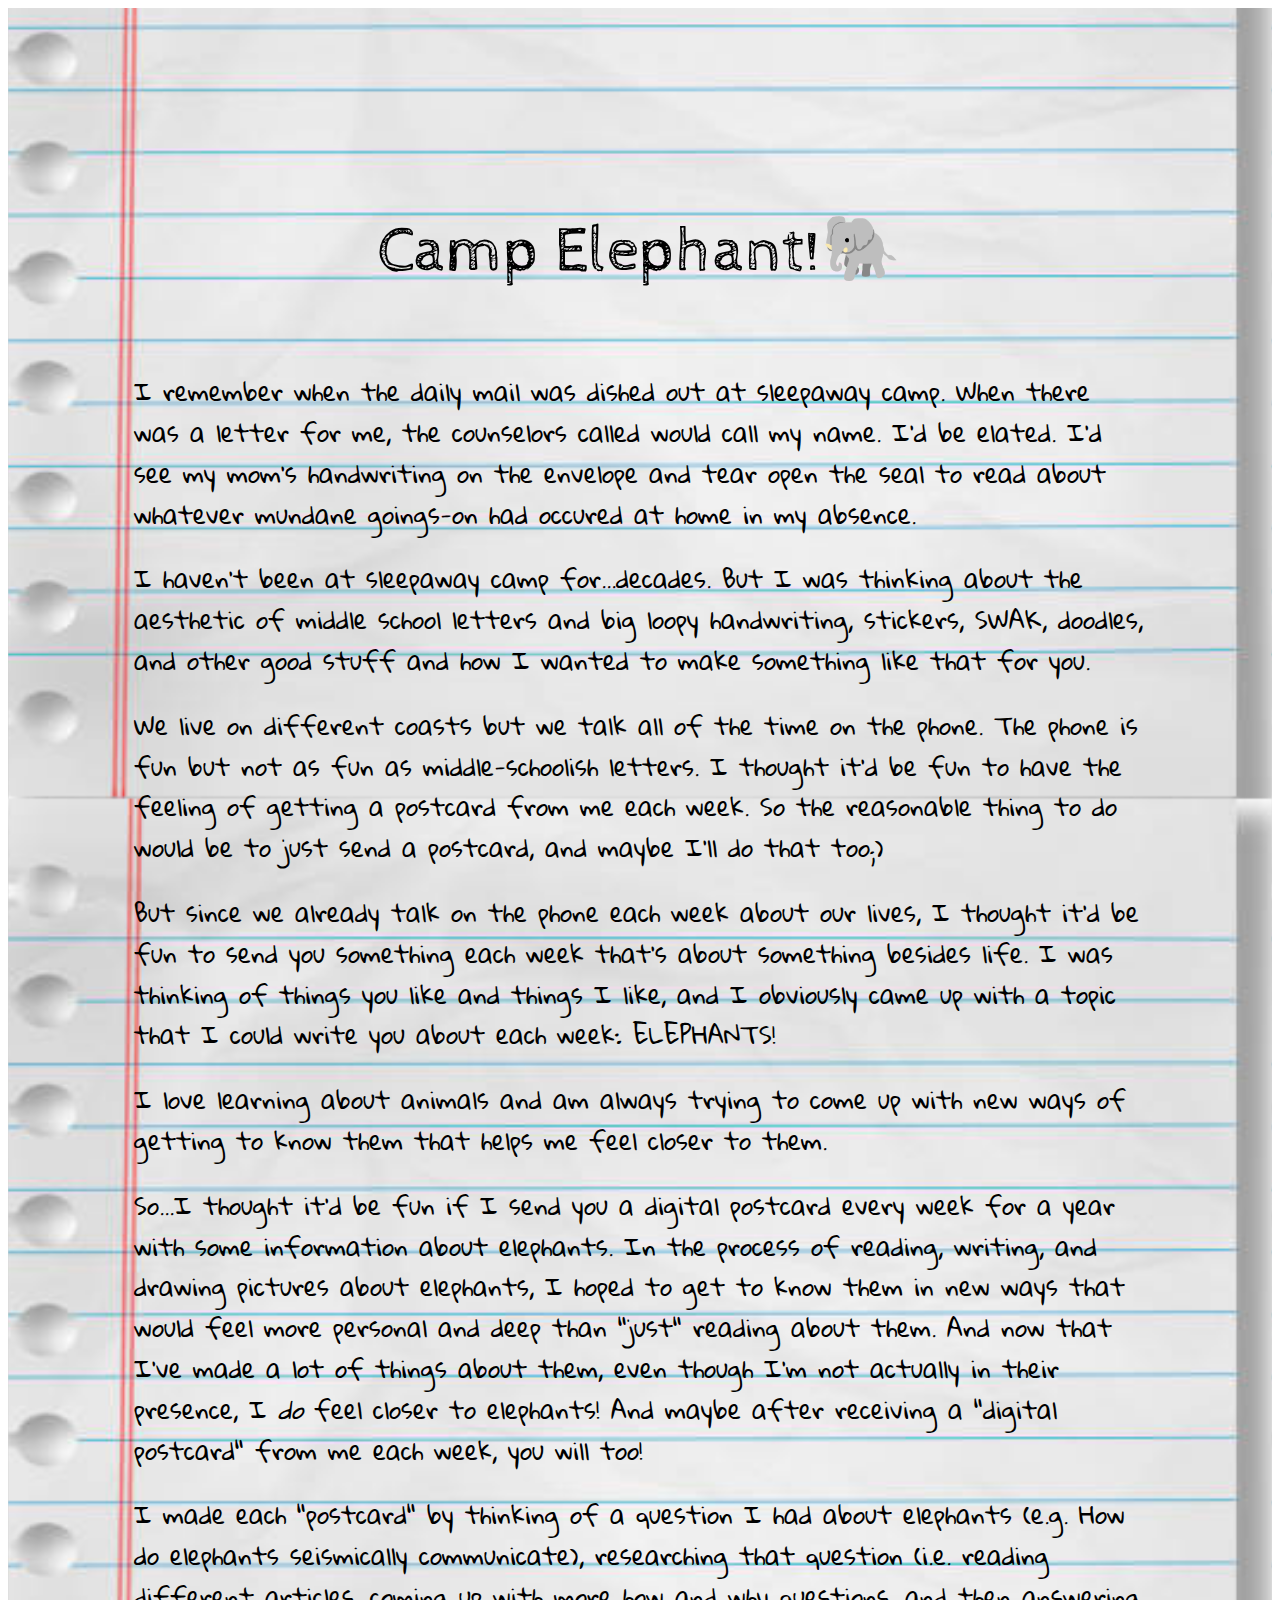
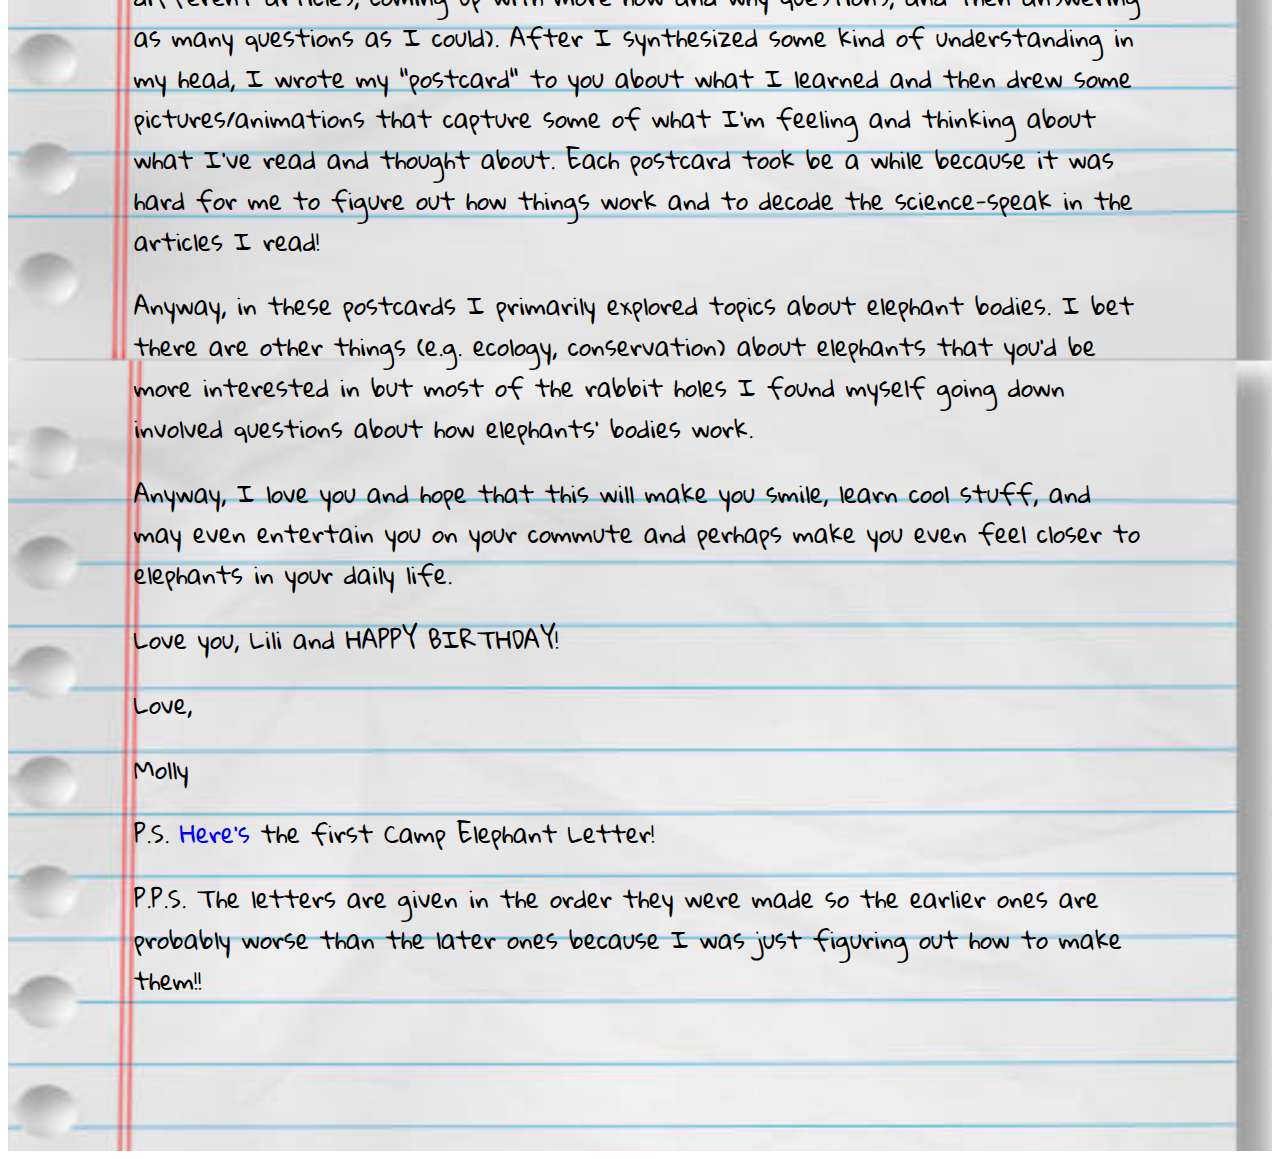
<file: index.html>
<!DOCTYPE html>
<html>

<head>
    <link rel="stylesheet" type="text/css" href="style.css" />
  <link href="https://fonts.googleapis.com/css?family=Cabin+Sketch" rel="stylesheet">
    <link href="https://fonts.googleapis.com/css?family=Gloria+Hallelujah|Hi+Melody|Quicksand" rel="stylesheet">
    <style>
    </style>
    <title>
        What's even happening? </title>
</head>

<body>
    <div id="paper">
        <p id="heading">Camp Elephant!🐘</p>
        <p>
            I remember when the daily mail was dished out at sleepaway camp. When there was a letter for me, the counselors called would call my name. I'd be elated. I'd see my mom's handwriting on the envelope and tear open the seal to read about whatever mundane goings-on had occured at home in my absence.
        </p>
        <p>I haven't been at sleepaway camp for...decades. But I was thinking about the aesthetic of middle school letters and big loopy handwriting, stickers, SWAK, doodles, and other good stuff and how I wanted to make something like that for you. </p>
        <p>We live on different coasts but we talk all of the time on the phone. The phone is fun but not as fun as middle-schoolish letters. I thought it'd be fun to have the feeling of getting a postcard from me each week. So the reasonable thing to do would be to just send a postcard, and maybe I'll do that too;) </p>
        <p>But since we already talk on the phone each week about our lives, I thought it'd be fun to send you something each week that's about something besides life. I was thinking of things you like and things I like, and I obviously came up with a topic that I could write you about each week: ELEPHANTS!</p>
        <p>I love learning about animals and am always trying to come up with new ways of getting to know them that helps me feel closer to them. </p>
        <p>So...I thought it'd be fun if I send you a digital postcard every week for a year with some information about elephants. In the process of reading, writing, and drawing pictures about elephants, I hoped to get to know them in new ways that would feel more personal and deep than "just" reading about them. And now that I've made a lot of things about them, even though I'm not actually in their presence, I <i>do</i> feel closer to elephants! And maybe after receiving a "digital postcard" from me each week, you will too!</p>
        <p>I made each "postcard" by thinking of a question I had about elephants (e.g. How do elephants seismically communicate), researching that question (i.e. reading different articles, coming up with more how and why questions, and then answering as many questions as I could). After I synthesized some kind of understanding in my head, I wrote my "postcard" to you about what I learned and then drew some pictures/animations that capture some of what I'm feeling and thinking about what I've read and thought about. Each postcard took be a while because it was hard for me to figure out how things work and to decode the science-speak in the articles I read!</p>
        <p>Anyway, in these postcards I primarily explored topics about elephant bodies. I bet there are other things (e.g. ecology, conservation) about elephants that you'd be more interested in but most of the rabbit holes I found myself going down involved questions about how elephants' bodies work.</p>
        <p>Anyway, I love you and hope that this will make you smile, learn cool stuff, and may even entertain you on your commute and perhaps make you even feel closer to elephants in your daily life.</p>
        <p>Love you, Lili and HAPPY BIRTHDAY!</p>
        <p>Love,</p>
        <p>Molly</p>
        <p>P.S. <a href="1.html">Here's</a> the first Camp Elephant Letter!</p>
        <p>P.P.S. The letters are given in the order they were made so the earlier ones are probably worse than the later ones because I was just figuring out how to make them!!</p>
    </div>
</body>

</html>
</file>
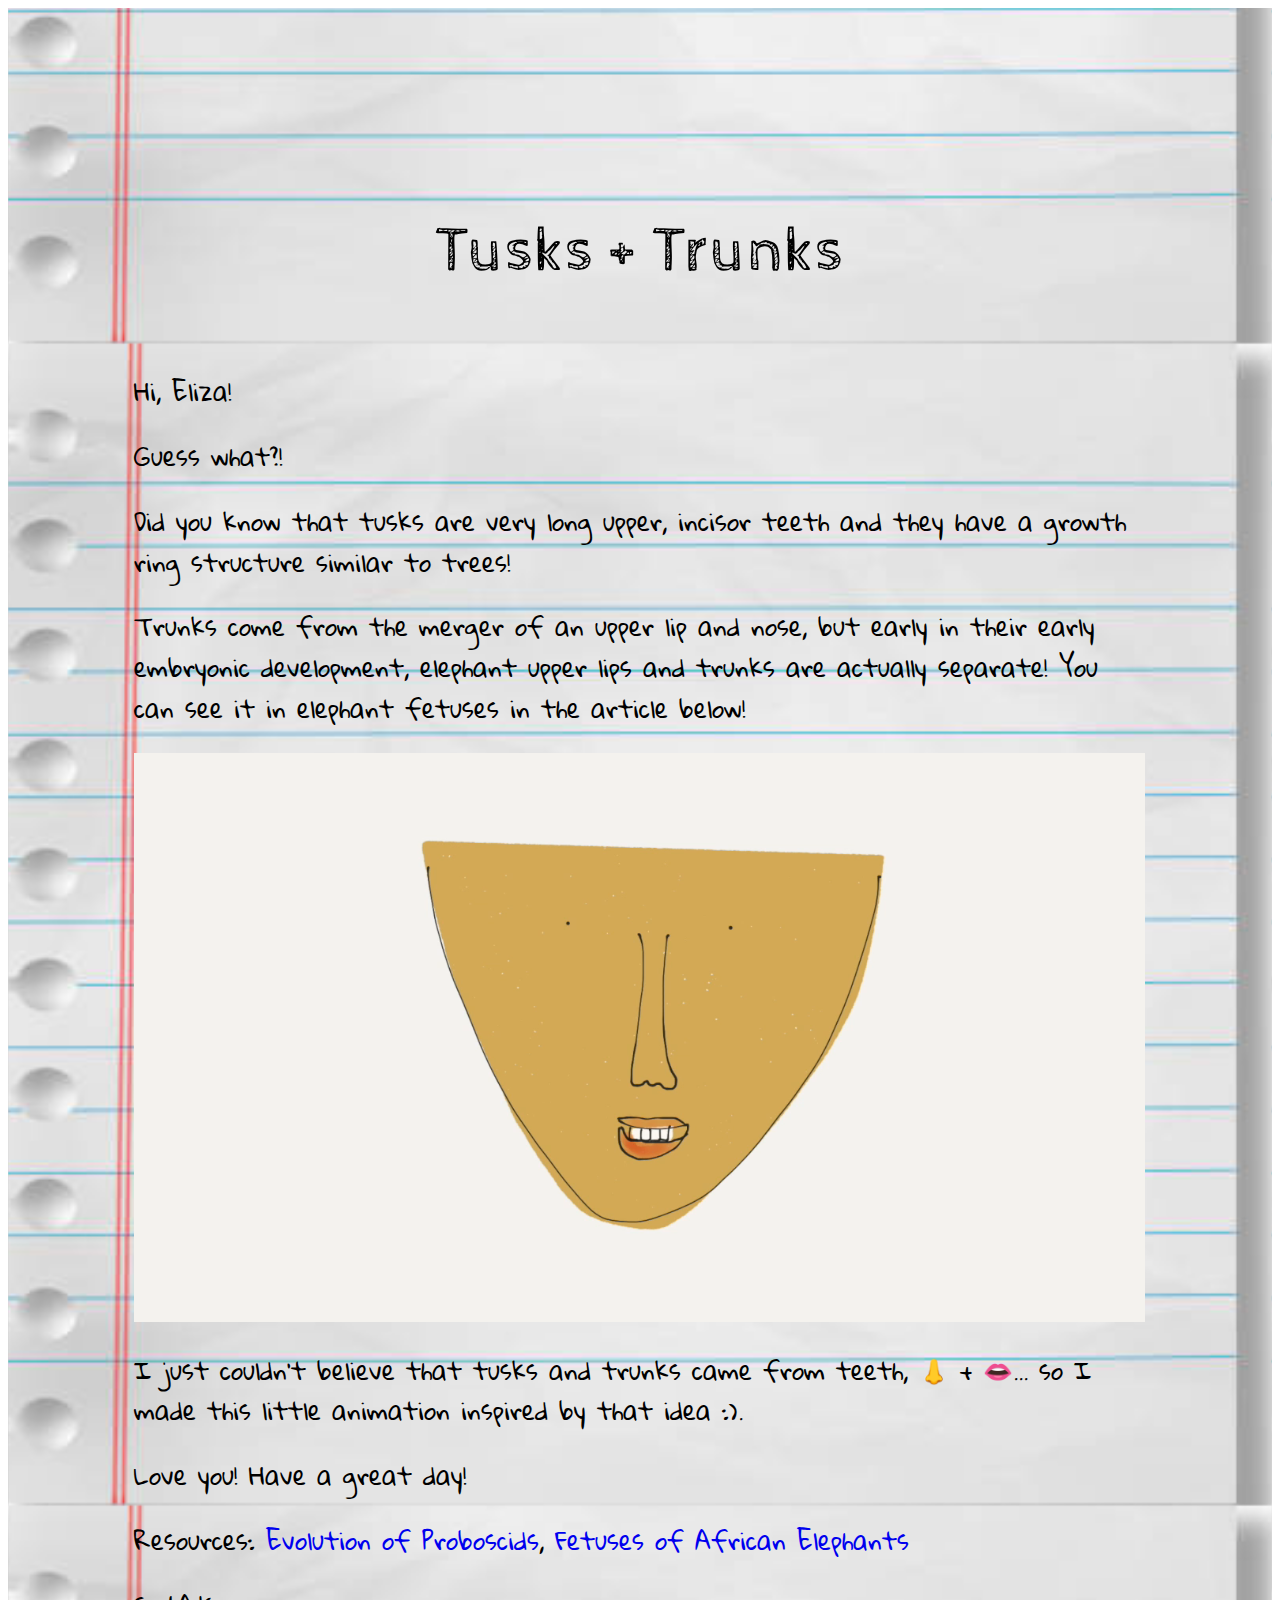
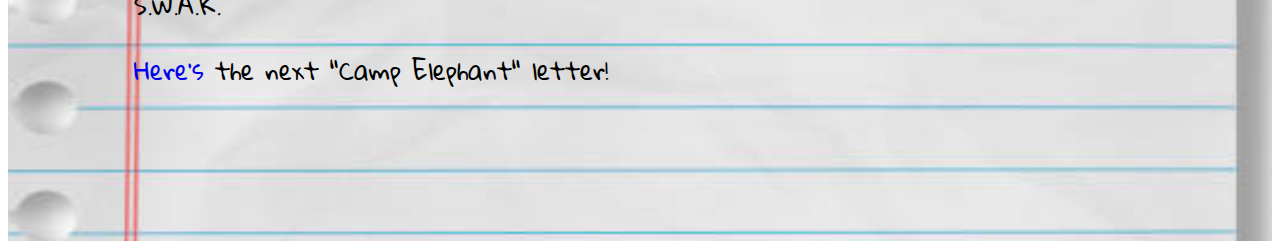
<file: 1.html>
<!DOCTYPE html>
<html>

<head>
    <link rel="stylesheet" type="text/css" href="style.css" />
    <link href="https://fonts.googleapis.com/css?family=Cabin+Sketch" rel="stylesheet">
    <link href="https://fonts.googleapis.com/css?family=Gloria+Hallelujah|Hi+Melody|Quicksand" rel="stylesheet">
    <style>

    </style>
    <title>
        Tusks + Trunks
    </title>
</head>

<body>
    <div id="paper">
        <p id="heading">Tusks + Trunks</p>
        <p>Hi, Eliza!</p>
        <p>
            Guess what?! </p>
        <p>Did you know that tusks are very long upper, incisor teeth and they have a growth ring structure similar to trees!
        </p>
        <p>
            Trunks come from the merger of an upper lip and nose, but early in their early embryonic development, elephant upper lips and trunks are actually separate! You can see it in elephant fetuses in the article below!
        </p>
        <video loop autoplay src='./media/tusks-trunks.mp4'></video>
        <p>I just couldn't believe that tusks and trunks came from teeth, 👃 + 👄... so I made this little animation inspired by that idea :).</p>
        <p>Love you! Have a great day!</p>
        <p>Resources: <a href="https://cl.ly/2l2Y2x3t2h2O">Evolution of Proboscids</a>, <a href="https://cl.ly/0F01100F1j2U">Fetuses of African Elephants</a></p>
        <p>S.W.A.K.</p>
        <p><a href="2.html">Here's</a> the next "Camp Elephant" letter!</p>
    </div>
</body>

</html>
</file>
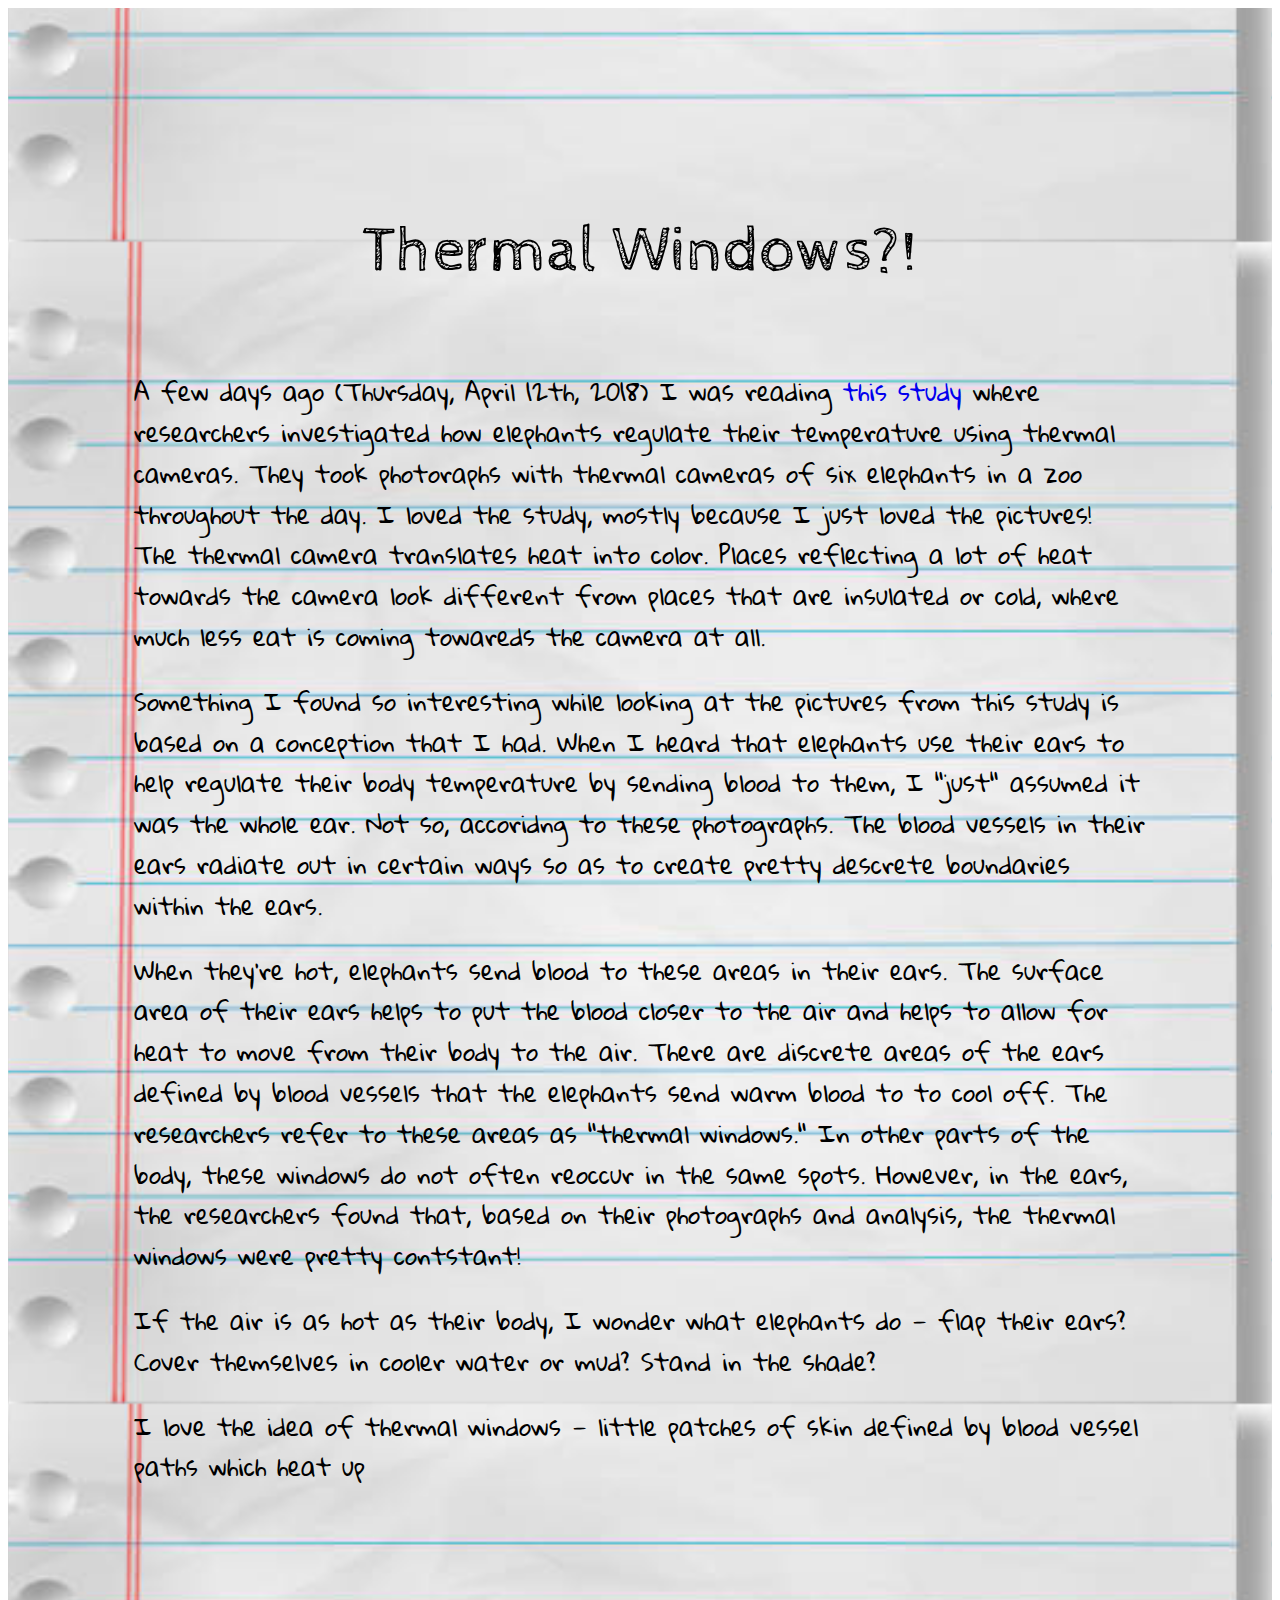
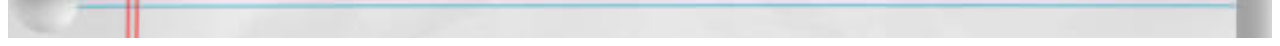
<file: 10.html>
<!DOCTYPE html>
<html>

<head>
    <link rel="stylesheet" type="text/css" href="style.css" />
  <link href="https://fonts.googleapis.com/css?family=Cabin+Sketch" rel="stylesheet">
    <link href="https://fonts.googleapis.com/css?family=Gloria+Hallelujah|Hi+Melody|Quicksand" rel="stylesheet">
    <style>
    </style>
    <title>Thermal Windows!</title>
</head>

<body>
    <div id="paper">
        <p id="heading">Thermal Windows?!</p>

        <p>A few days ago (Thursday, April 12th, 2018) I was reading <a href="https://cl.ly/2M3r0G0V0K1q">this study</a> where researchers investigated how elephants regulate their temperature using thermal cameras. They took photoraphs with thermal cameras of six elephants in a zoo throughout the day. I loved the study, mostly because I just loved the pictures! The thermal camera translates heat into color. Places reflecting a lot of heat towards the camera look different from places that are insulated or cold, where much less eat is coming towareds the camera at all.</p>

        <p>Something I found so interesting while looking at the pictures from this study is based on a conception that I had. When I heard that elephants use their ears to help regulate their body temperature by sending blood to them, I "just" assumed it was the whole ear. Not so, accoridng to these photographs.  The blood vessels in their ears radiate out in certain ways so as to create pretty descrete boundaries within the ears. </p>

        <p>When they're hot, elephants send blood to these areas in their ears. The surface area of their ears helps to put the blood closer to the air and helps to allow for heat to move from their body to the air. There are discrete areas of the ears defined by blood vessels that the elephants send warm blood to to cool off. The researchers refer to these areas as "thermal windows." In other parts of the body, these windows do not often reoccur in the same spots. However, in the ears, the researchers found that, based on their photographs and analysis, the thermal windows were pretty contstant!</p>

        	<p>If the air is as hot as their body, I wonder what elephants do — flap their ears? Cover themselves in cooler water or mud? Stand in the shade? 

        	 </p>

        <p>I love the idea of thermal windows — little patches of skin defined by blood vessel paths which heat up</p>
</file>
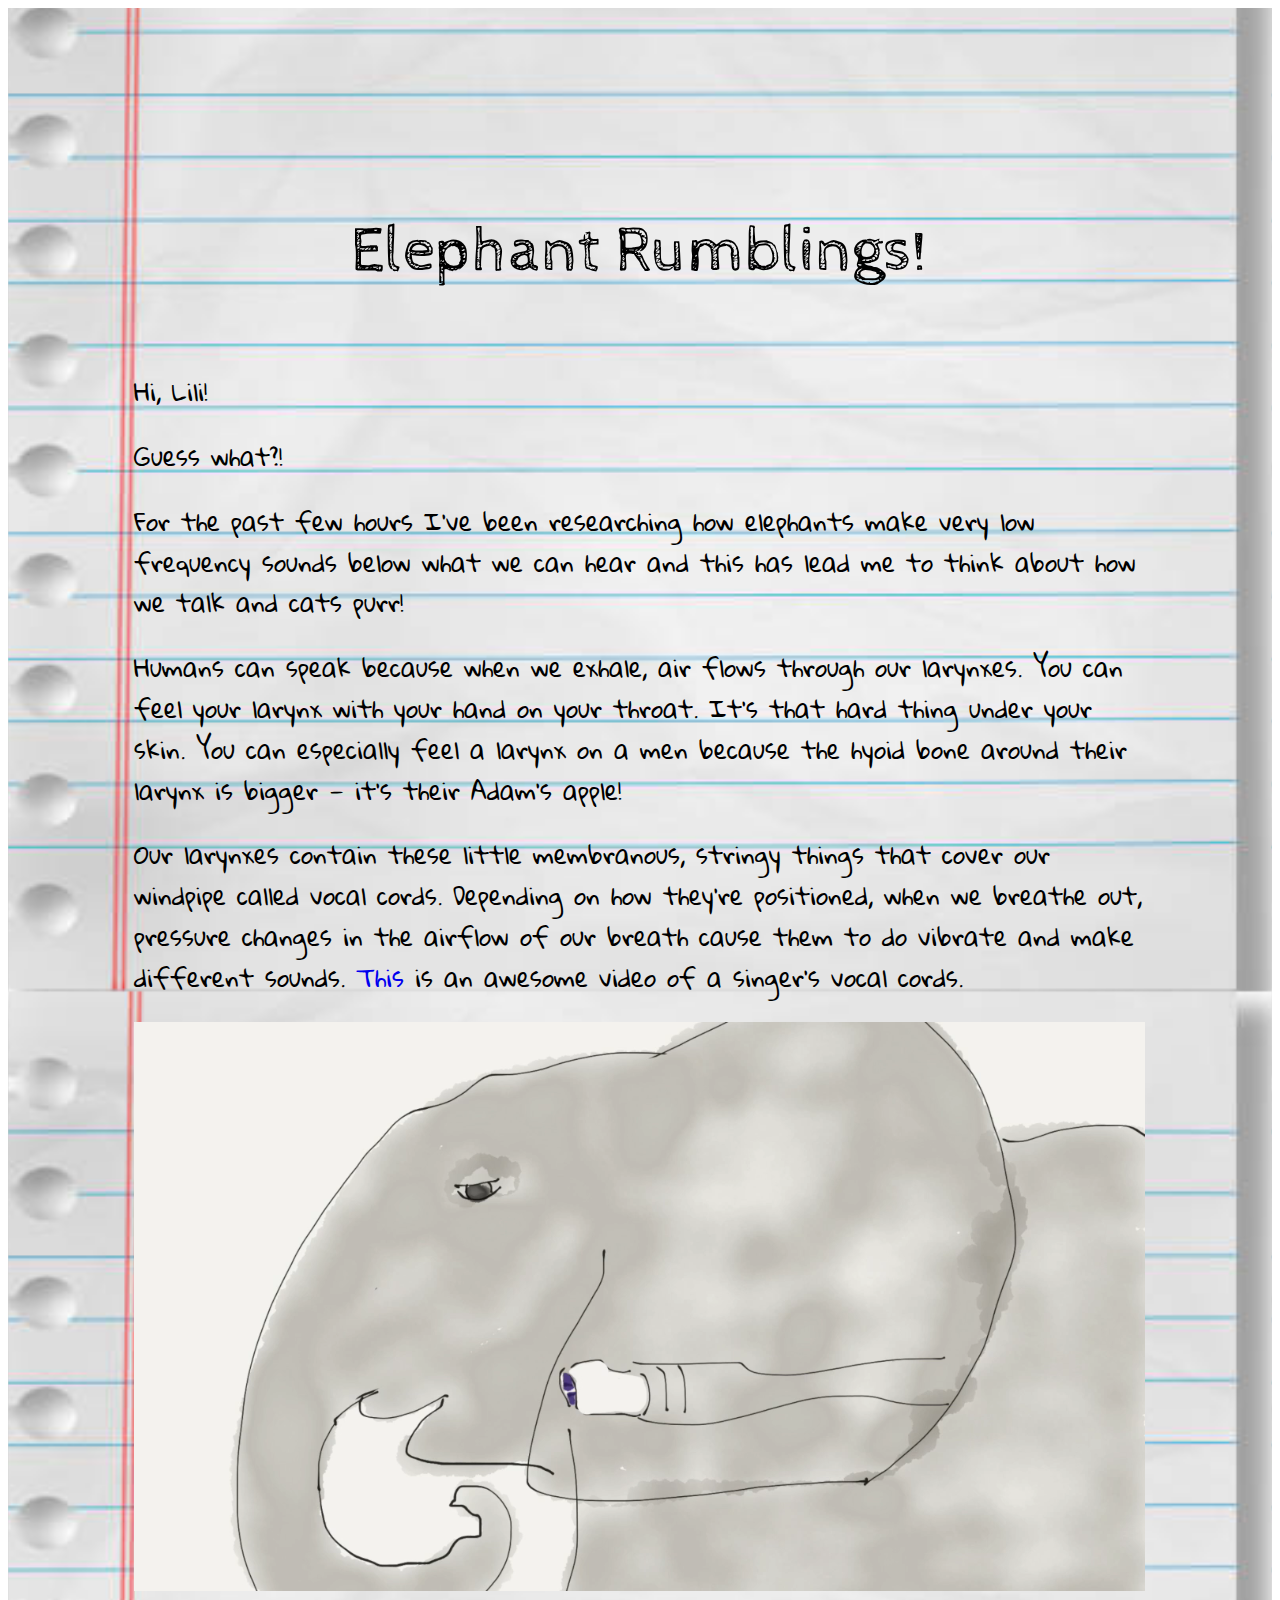
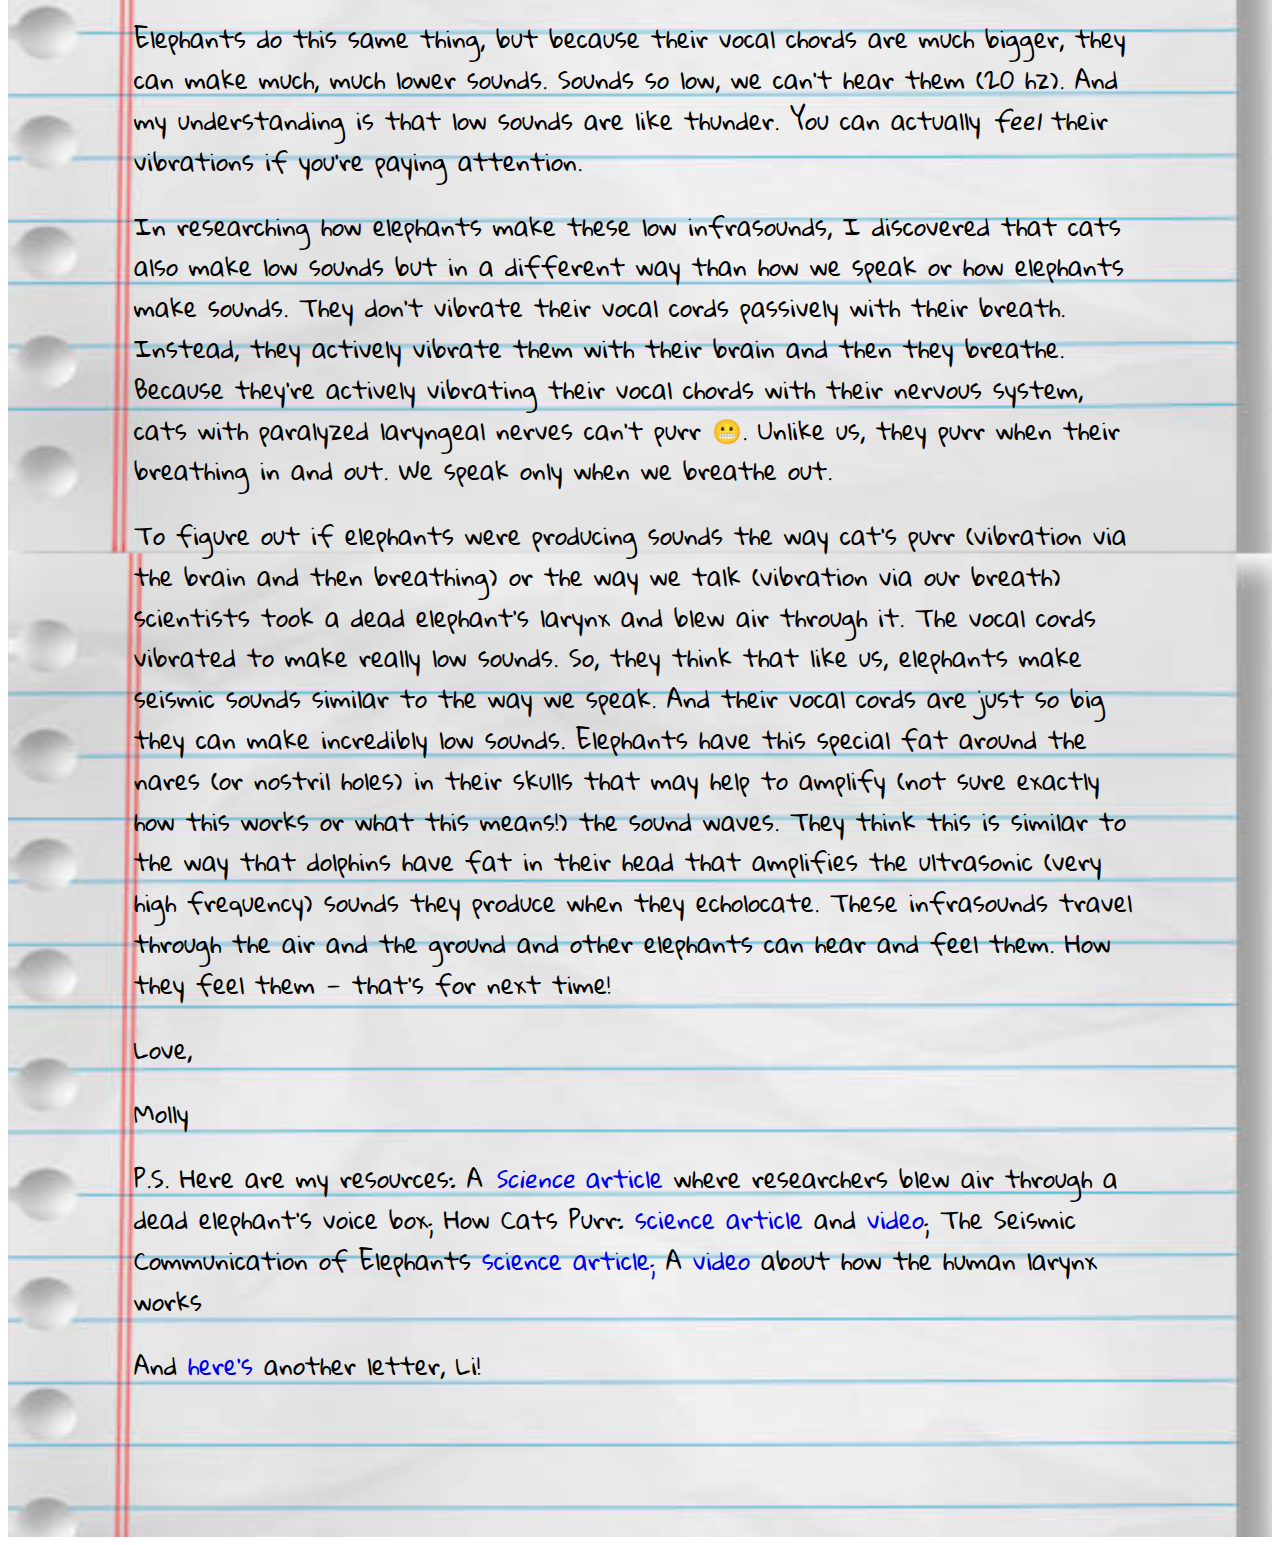
<file: 2.html>
<!DOCTYPE html>
<html>

<head>
    <link rel="stylesheet" type="text/css" href="style.css" />
    <link href="https://fonts.googleapis.com/css?family=Cabin+Sketch" rel="stylesheet">
    <link href="https://fonts.googleapis.com/css?family=Gloria+Hallelujah|Hi+Melody|Quicksand" rel="stylesheet">
    <title>
        Seismic Communication
    </title>
</head>

<body>
    <div id="paper">
        <p id="heading">Elephant Rumblings!</p>
        <p>Hi, Lili!</p>
        <p>
            Guess what?! </p>
        <p>For the past few hours I've been researching how elephants make very low frequency sounds below what we can hear and this has lead me to think about how we talk and cats purr!</p>
        <p> Humans can speak because when we exhale, air flows through our larynxes. You can feel your larynx with your hand on your throat. It's that hard thing under your skin. You can especially feel a larynx on a men because the hyoid bone around their larynx is bigger — it’s their Adam’s apple!</p>
        <p>Our larynxes contain these little membranous, stringy things that cover our windpipe called vocal cords. Depending on how they're positioned, when we breathe out, pressure changes in the airflow of our breath cause them to do vibrate and make different sounds. <a href="https://www.youtube.com/watch?v=d4xQ16pHKsA">This</a> is an awesome video of a singer's vocal cords. </p>
        <video loop autoplay src="./media/elephant-larynx.mp4"></video>
        <p>Elephants do this same thing, but because their vocal chords are much bigger, they can make much, much lower sounds. Sounds so low, we can’t hear them (20 hz). And my understanding is that low sounds are like thunder. You can actually <i>feel</i> their vibrations if you're paying attention.</p>
        <p>In researching how elephants make these low infrasounds, I discovered that cats also make low sounds but in a different way than how we speak or how elephants make sounds. They don't vibrate their vocal cords passively with their breath. Instead, they actively vibrate them with their brain and then they breathe. Because they're actively vibrating their vocal chords with their nervous system, cats with paralyzed laryngeal nerves can't purr 😬. Unlike us, they purr when their breathing in and out. We speak only when we breathe out.</p>
        <p>To figure out if elephants were producing sounds the way cat's purr (vibration via the brain and then breathing) or the way we talk (vibration via our breath) scientists took a dead elephant's larynx and blew air through it. The vocal cords vibrated to make really low sounds. So, they think that like us, elephants make seismic sounds similar to the way we speak. And their vocal cords are just so big they can make incredibly low sounds. Elephants have this special fat around the nares (or nostril holes) in their skulls that may help to amplify (not sure exactly how this works or what this means!) the sound waves. They think this is similar to the way that dolphins have fat in their head that amplifies the ultrasonic (very high frequency) sounds they produce when they echolocate. These infrasounds travel through the air and the ground and other elephants can hear and feel them. How they feel them — that's for next time!</p>
        <p>Love,</p>
        <p>Molly</p>
        <p>P.S. Here are my resources: A <a href="https://cl.ly/2M0J0r1I3o1d"><i>Science</i> article</a> where researchers blew air through a dead elephant's voice box; How Cats Purr: <a href="https://cl.ly/0P2I253A3f2L">science article</a> and <a href="https://youtu.be/7_zKkBKu1fs">video</a>; The Seismic Communication of Elephants <a href="https://cl.ly/0O2U34382S3i">science article;</a> A <a href="https://www.youtube.com/watch?v=f62dqc-L36o
">video</a> about how the human larynx works </p>
        <p>And <a href="3.html">here's</a> another letter, Li!</p>
    </div>
</body>

</html>
</file>
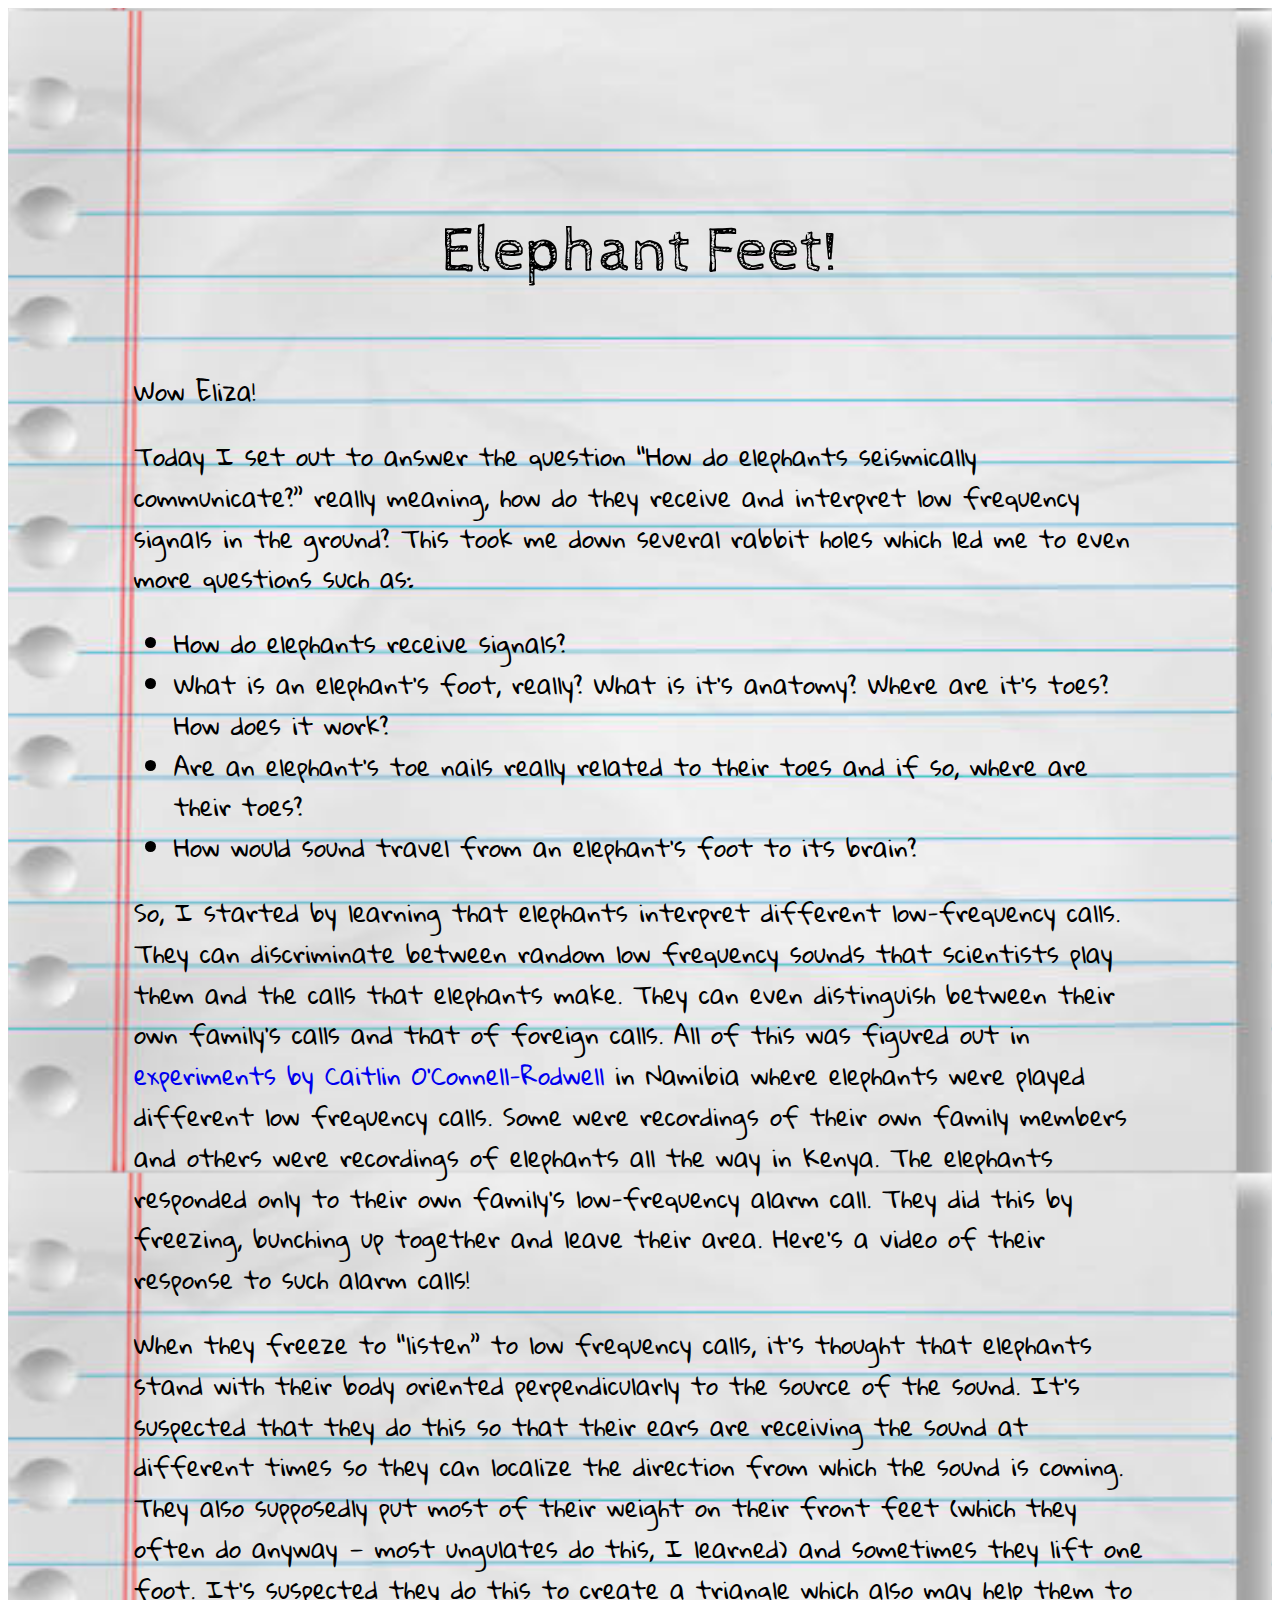
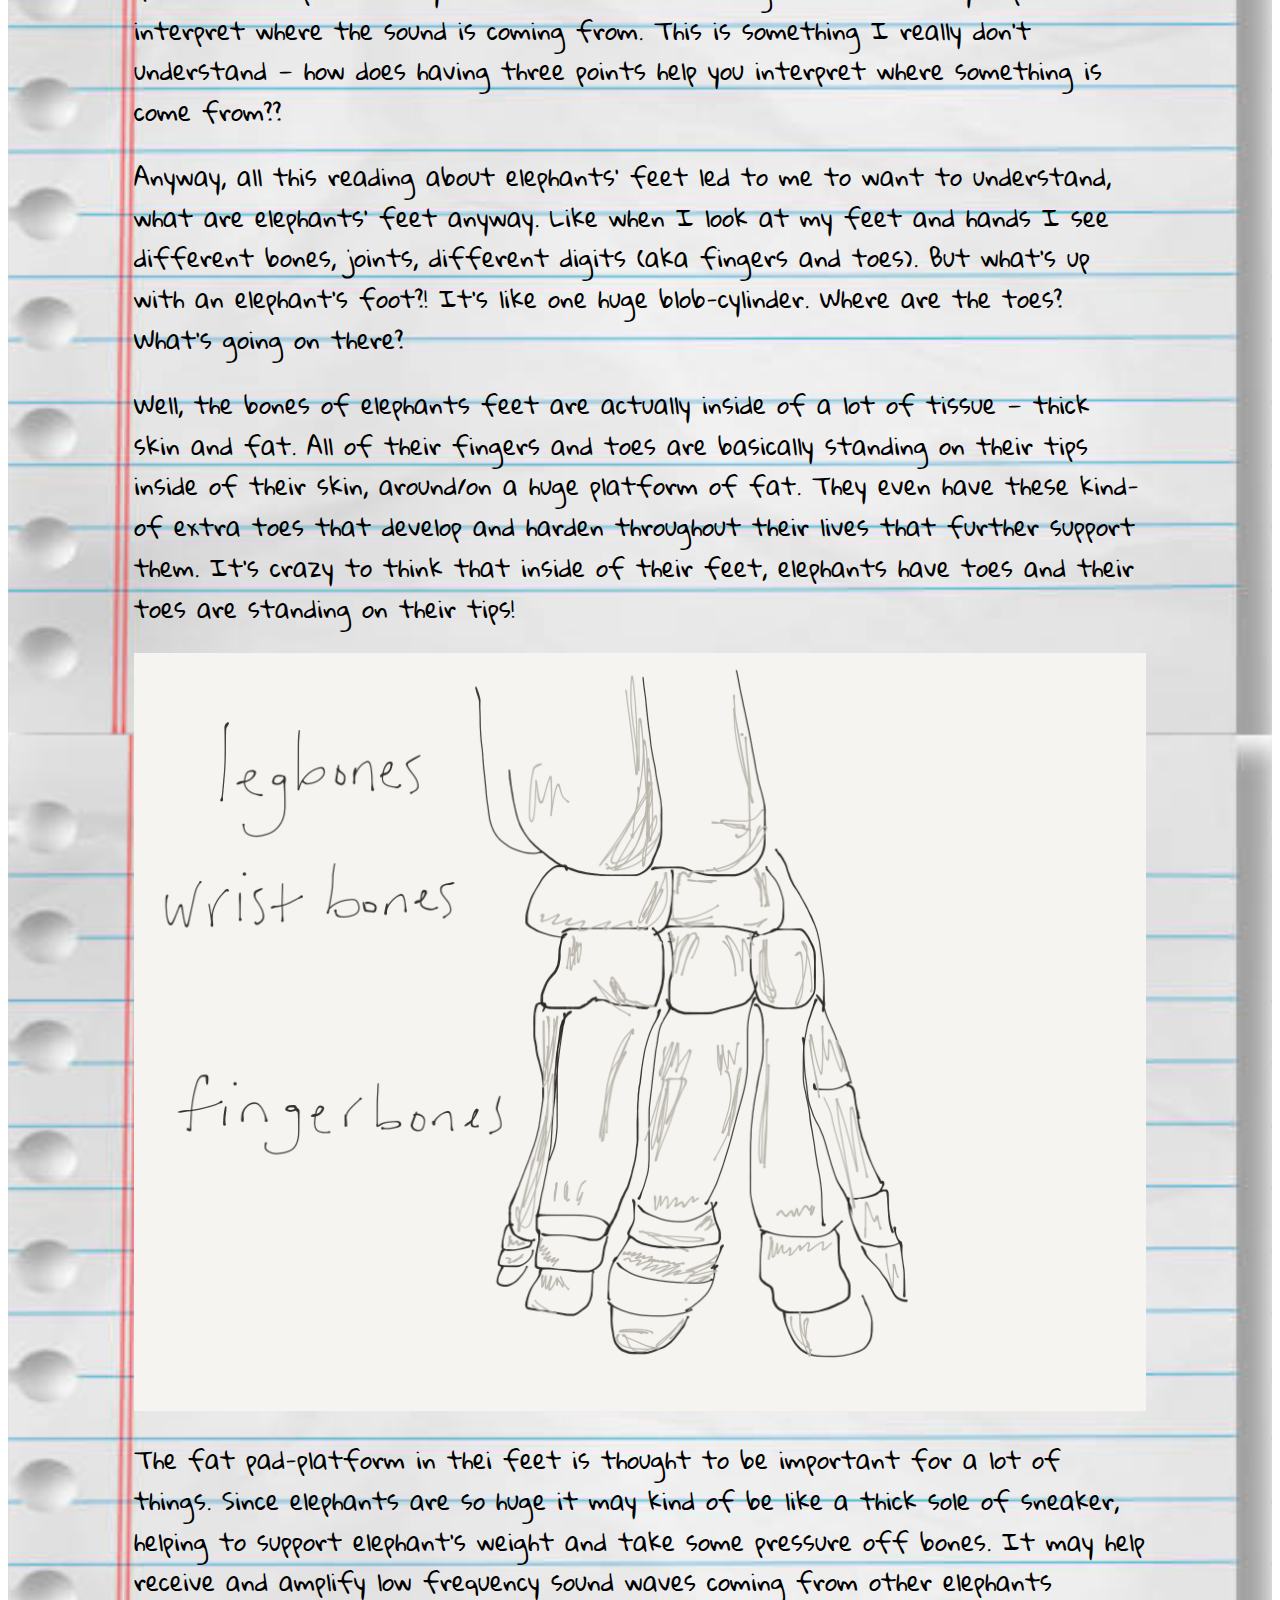
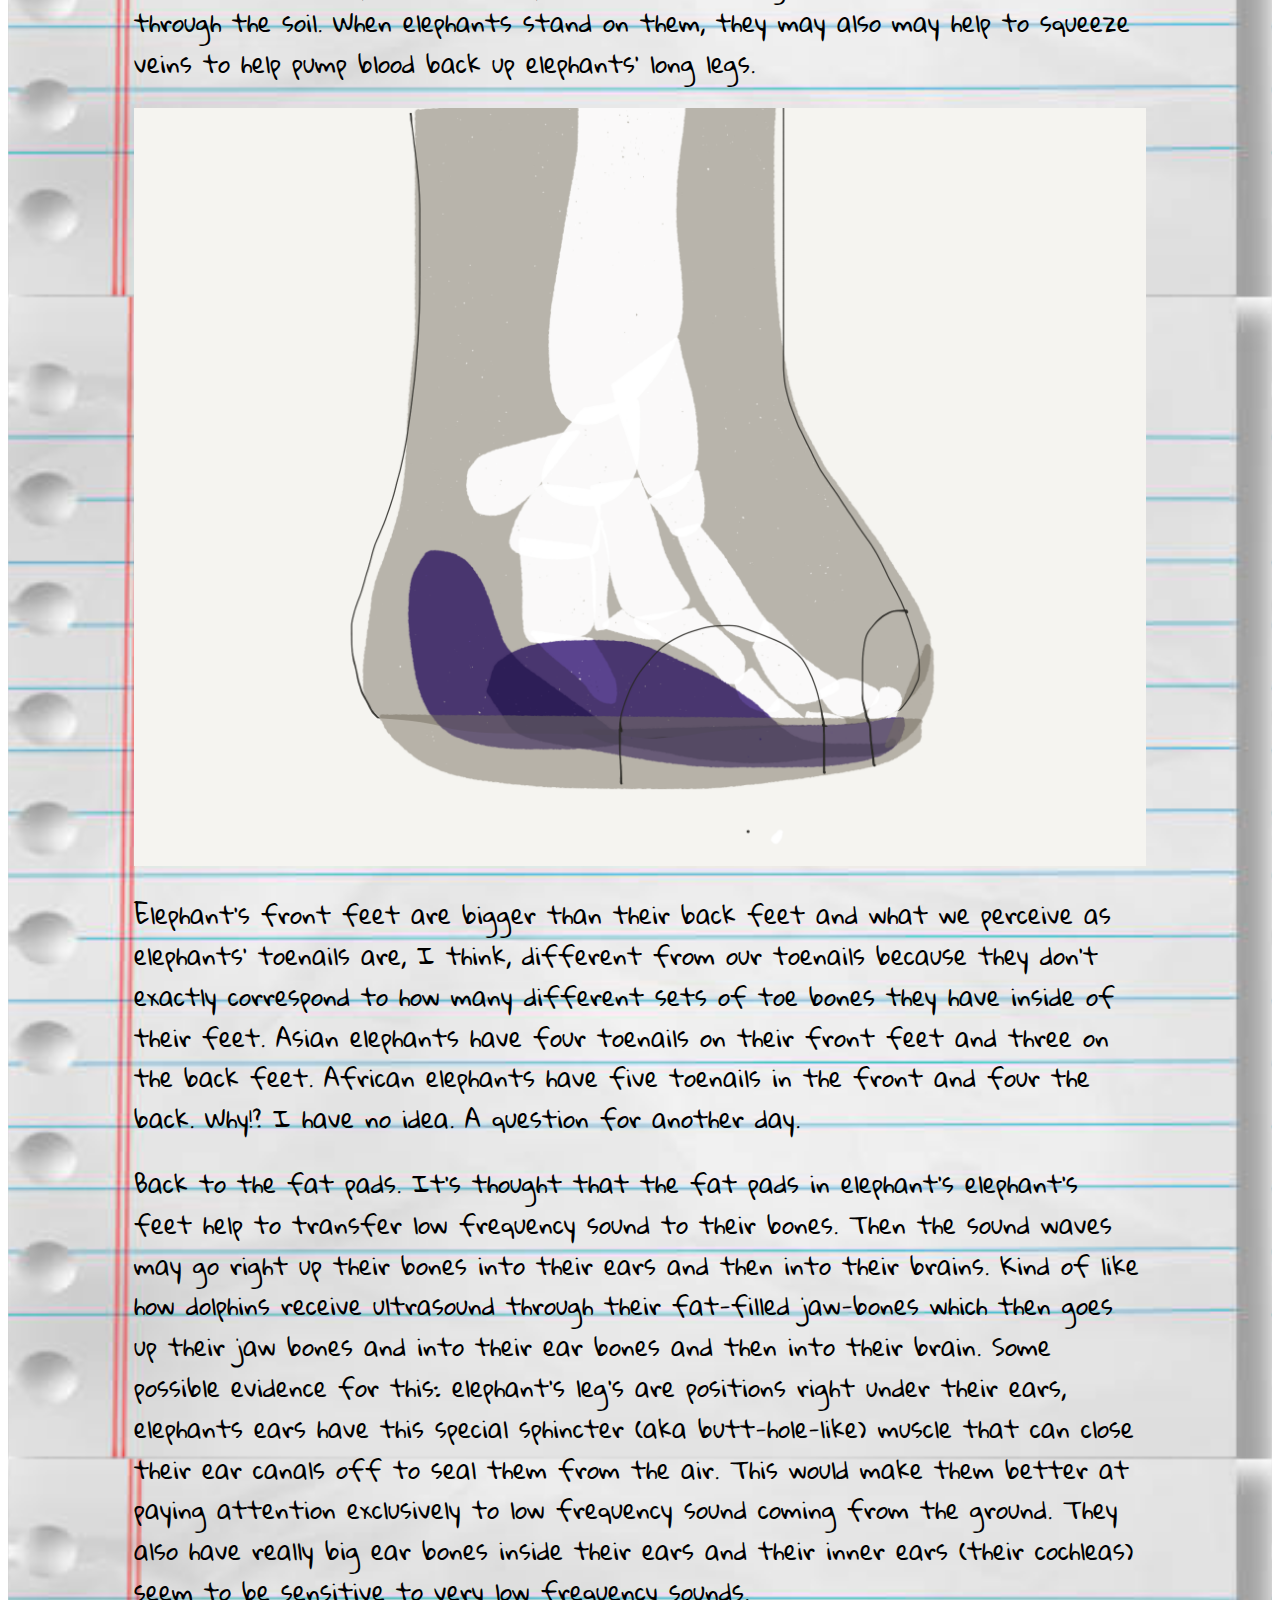
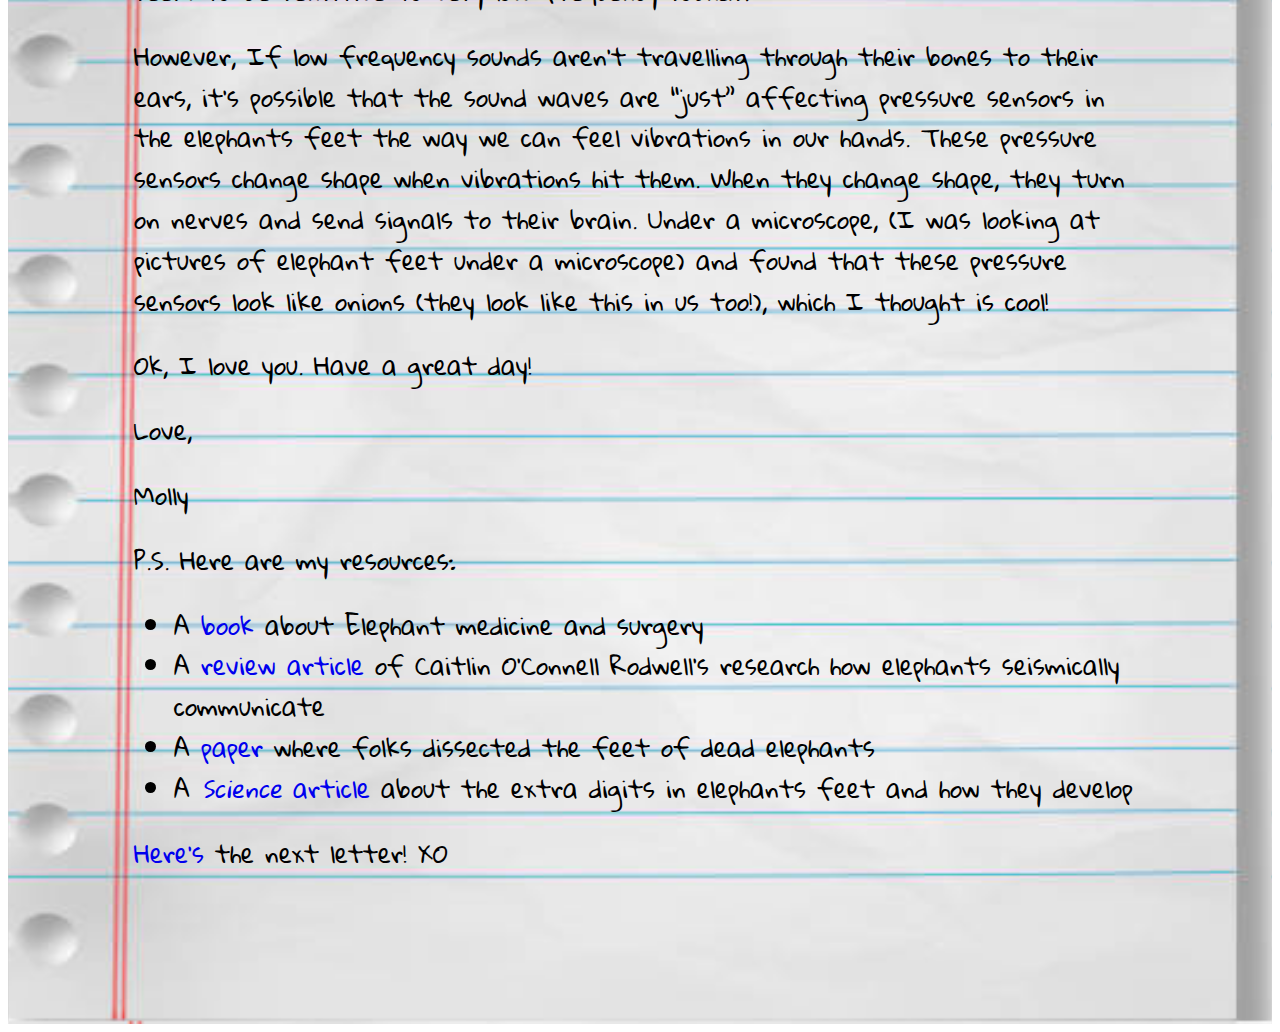
<file: 3.html>
<!DOCTYPE html>
<html>

<head>
    <link rel="stylesheet" type="text/css" href="style.css" />
    <link href="https://fonts.googleapis.com/css?family=Cabin+Sketch" rel="stylesheet">
    <link href="https://fonts.googleapis.com/css?family=Gloria+Hallelujah|Hi+Melody|Quicksand" rel="stylesheet">
    <style>

    </style>
    <title>Elephant feet</title>
</head>

<body>
    <div id="paper">
        <p id="heading">Elephant Feet!</p>
        <p>Wow Eliza!
            <p>
                <p>Today I set out to answer the question “How do elephants seismically communicate?” really meaning, how do they receive and interpret low frequency signals in the ground? This took me down several rabbit holes which led me to even more questions such as:</p>
                <p>
                    <ul>
                        <li>How do elephants receive signals?</li>
                        <li>What is an elephant’s foot, really? What is it’s anatomy? Where are it’s toes? How does it work? </li>
                        <li>Are an elephant’s toe nails really related to their toes and if so, where are their toes?</li>
                        <li>How would sound travel from an elephant’s foot to its brain?</li>
                    </ul>
                </p>
                <p>So, I started by learning that elephants interpret different low-frequency calls. They can discriminate between random low frequency sounds that scientists play them and the calls that elephants make. They can even distinguish between their own family’s calls and that of foreign calls. All of this was figured out in <a href="https://youtu.be/Yd0MRjq37uw?t=74">experiments by Caitlin O'Connell-Rodwell</a> in Namibia where elephants were played different low frequency calls. Some were recordings of their own family members and others were recordings of elephants all the way in Kenya. The elephants responded only to their own family’s low-frequency alarm call. They did this by freezing, bunching up together and leave their area. Here’s a video of their response to such alarm calls!</p>
                <p>When they freeze to “listen” to low frequency calls, it’s thought that elephants stand with their body oriented perpendicularly to the source of the sound. It’s suspected that they do this so that their ears are receiving the sound at different times so they can localize the direction from which the sound is coming. They also supposedly put most of their weight on their front feet (which they often do anyway — most ungulates do this, I learned) and sometimes they lift one foot. It’s suspected they do this to create a triangle which also may help them to interpret where the sound is coming from. This is something I really don’t understand — how does having three points help you interpret where something is come from?? </p>
                <p>Anyway, all this reading about elephants’ feet led to me to want to understand, what are elephants’ feet anyway. Like when I look at my feet and hands I see different bones, joints, different digits (aka fingers and toes). But what’s up with an elephant’s foot?! It’s like one huge blob-cylinder. Where are the toes? What’s going on there?</p>
                <p>Well, the bones of elephants feet are actually inside of a lot of tissue — thick skin and fat. All of their fingers and toes are basically standing on their tips inside of their skin, around/on a huge platform of fat. They even have these kind-of extra toes that develop and harden throughout their lives that further support them. It’s crazy to think that inside of their feet, elephants have toes and their toes are standing on their tips! </p>
                <img src="./media/elephant-foot-skeleton.png">
                <p>The fat pad-platform in thei feet is thought to be important for a lot of things. Since elephants are so huge it may kind of be like a thick sole of sneaker, helping to support elephant’s weight and take some pressure off bones. It may help receive and amplify low frequency sound waves coming from other elephants through the soil. When elephants stand on them, they may also may help to squeeze veins to help pump blood back up elephants’ long legs.</p>
                <img src="./media/elephant-foot-sideview.png">
                <p>Elephant’s front feet are bigger than their back feet and what we perceive as elephants’ toenails are, I think, different from our toenails because they don’t exactly correspond to how many different sets of toe bones they have inside of their feet. Asian elephants have four toenails on their front feet and three on the back feet. African elephants have five toenails in the front and four the back. Why!? I have no idea. A question for another day.</p>
                <p>Back to the fat pads. It’s thought that the fat pads in elephant’s elephant’s feet help to transfer low frequency sound to their bones. Then the sound waves may go right up their bones into their ears and then into their brains. Kind of like how dolphins receive ultrasound through their fat-filled jaw-bones which then goes up their jaw bones and into their ear bones and then into their brain. Some possible evidence for this: elephant’s leg’s are positions right under their ears, elephants ears have this special sphincter (aka butt-hole-like) muscle that can close their ear canals off to seal them from the air. This would make them better at paying attention exclusively to low frequency sound coming from the ground. They also have really big ear bones inside their ears and their inner ears (their cochleas) seem to be sensitive to very low frequency sounds.</p>
                <p>However, If low frequency sounds aren’t travelling through their bones to their ears, it’s possible that the sound waves are “just” affecting pressure sensors in the elephants feet the way we can feel vibrations in our hands. These pressure sensors change shape when vibrations hit them. When they change shape, they turn on nerves and send signals to their brain. Under a microscope, (I was looking at pictures of elephant feet under a microscope) and found that these pressure sensors look like onions (they look like this in us too!), which I thought is cool!</p>
                <p>Ok, I love you. Have a great day!</p>
                <p>Love,</p>
                <p>Molly</p>
                <p>
                    P.S. Here are my resources:
                    <ul>
                        <li>A <a href="https://cl.ly/2b2G0D3b3J2C">book</a> about Elephant medicine and surgery</li>
                        <li>A <a href="https://cl.ly/3N0W3c1l1N2R">review article</a> of Caitlin O'Connell Rodwell's research how elephants seismically communicate</li>
                        <li>A <a href="https://www.ncbi.nlm.nih.gov/pmc/articles/PMC2048995/">paper</a> where folks dissected the feet of dead elephants</li>
                        <li>A <a href="https://cl.ly/3N0W3c1l1N2R"><i>Science</i> article</a> about the extra digits in elephants feet and how they develop</li>
                    </ul>
                </p>
                <p><a href="4.html">Here's</a> the next letter! XO</p>
    </div>
</body>

</html>
</file>
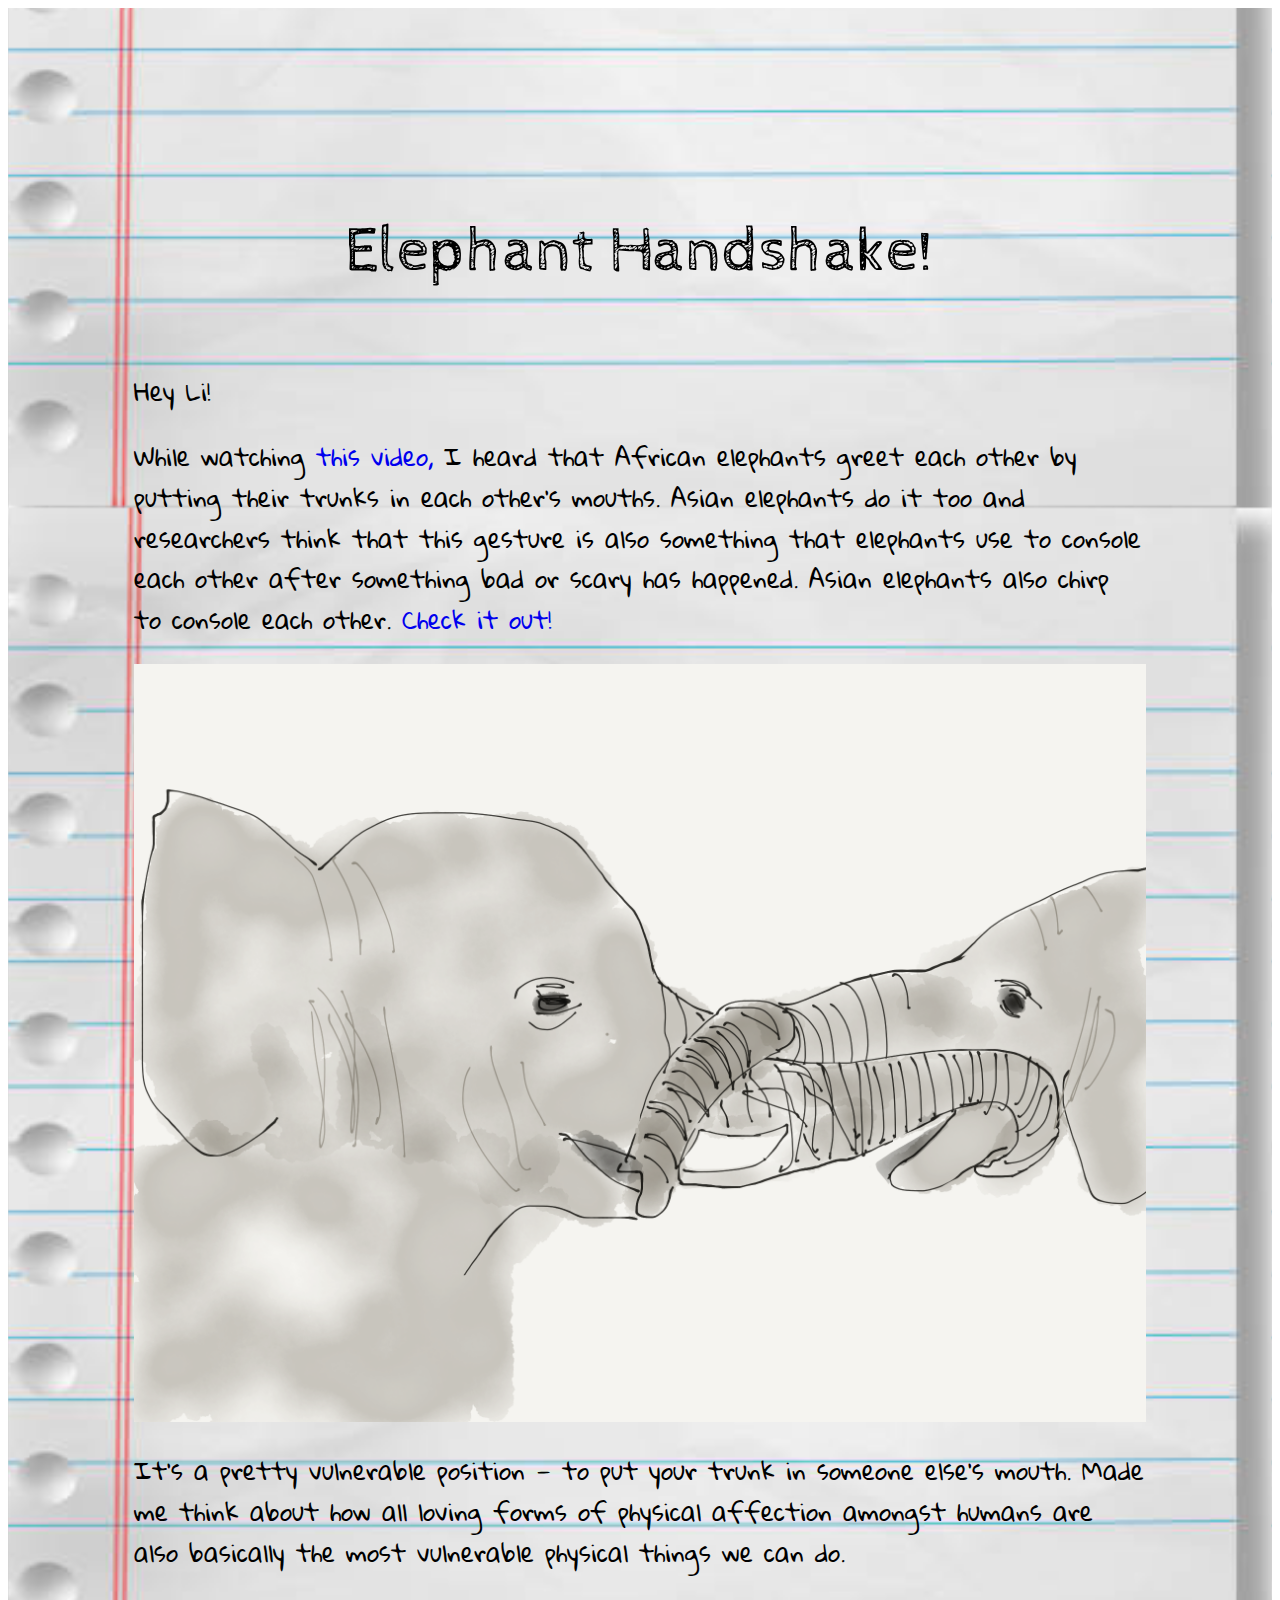
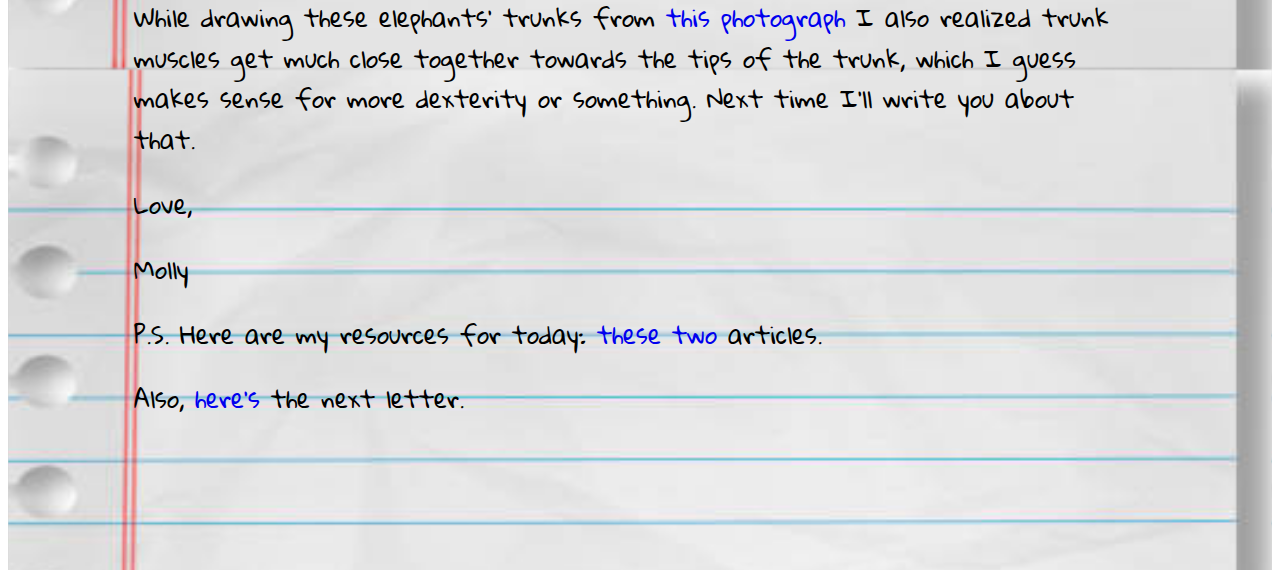
<file: 4.html>
<!DOCTYPE html>
<html>

<head>
    <link rel="stylesheet" type="text/css" href="style.css" />
    <link href="https://fonts.googleapis.com/css?family=Cabin+Sketch" rel="stylesheet">
    <link href="https://fonts.googleapis.com/css?family=Gloria+Hallelujah|Hi+Melody|Quicksand" rel="stylesheet">
    <style>
    </style>
    <title>
        Elephant Handshake </title>
</head>

<body>

    <div id="paper">
        <p id="heading">Elephant Handshake!</p>
        <p>Hey Li!</p>
        <p>While watching <a href="https://www.youtube.com/watch?v=4rdLwVBB7cI">this video,</a> I heard that African elephants greet each other by putting their trunks in each other's mouths. Asian elephants do it too and researchers think that this gesture is also something that elephants use to console each other after something bad or scary has happened. Asian elephants also chirp to console each other. <a href="https://www.youtube.com/watch?v=Vls_WIsKVy4">Check it out! </a></p>
        <img src="./media/elephant-handshake.png">
        <p>It's a pretty vulnerable position — to put your trunk in someone else's mouth. Made me think about how all loving forms of physical affection amongst humans are also basically the most vulnerable physical things we can do.</p>
        <p>While drawing these elephants' trunks from <a href="http://c8.alamy.com/comp/FYA44R/ghost-bull-elephants-greeting-each-other-etosha-national-park-namibia-FYA44R.jpg">this photograph</a> I also realized trunk muscles get much close together towards the tips of the trunk, which I guess makes sense for more dexterity or something. Next time I'll write you about that.</p>
        <p>Love,</p>
        <p>Molly</p>
        <p>P.S. Here are my resources for today: <a href="https://www.csmonitor.com/Science/2014/0218/What-is-an-elephant-handshake">these</a> <a href="http://www.dailymail.co.uk/sciencetech/article-2562259/Elephants-really-DO-console-putting-tongue-animals-mouth-equivalent-hug.html">two</a> articles.</p>

        <p>Also, <a href="5.html">here's</a> the next letter.</p>
    </div>
</body>

</html>
</file>
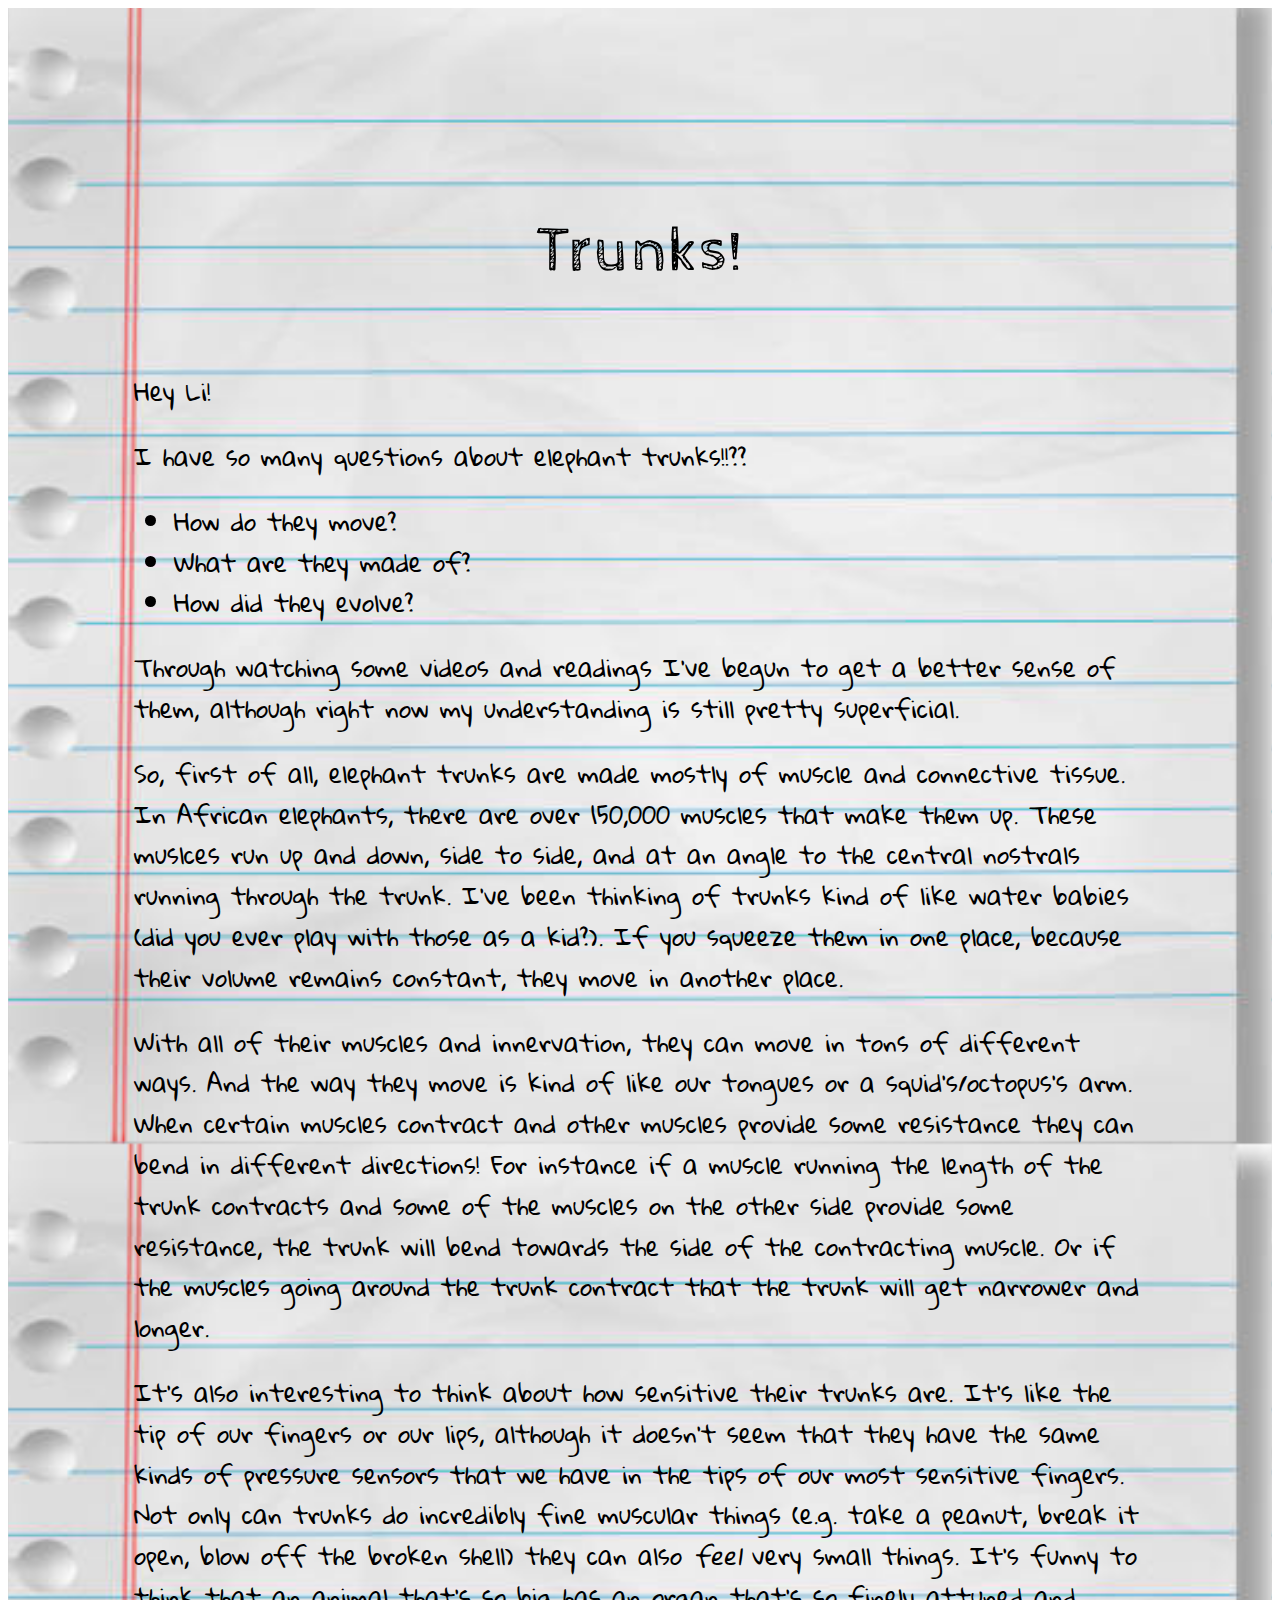
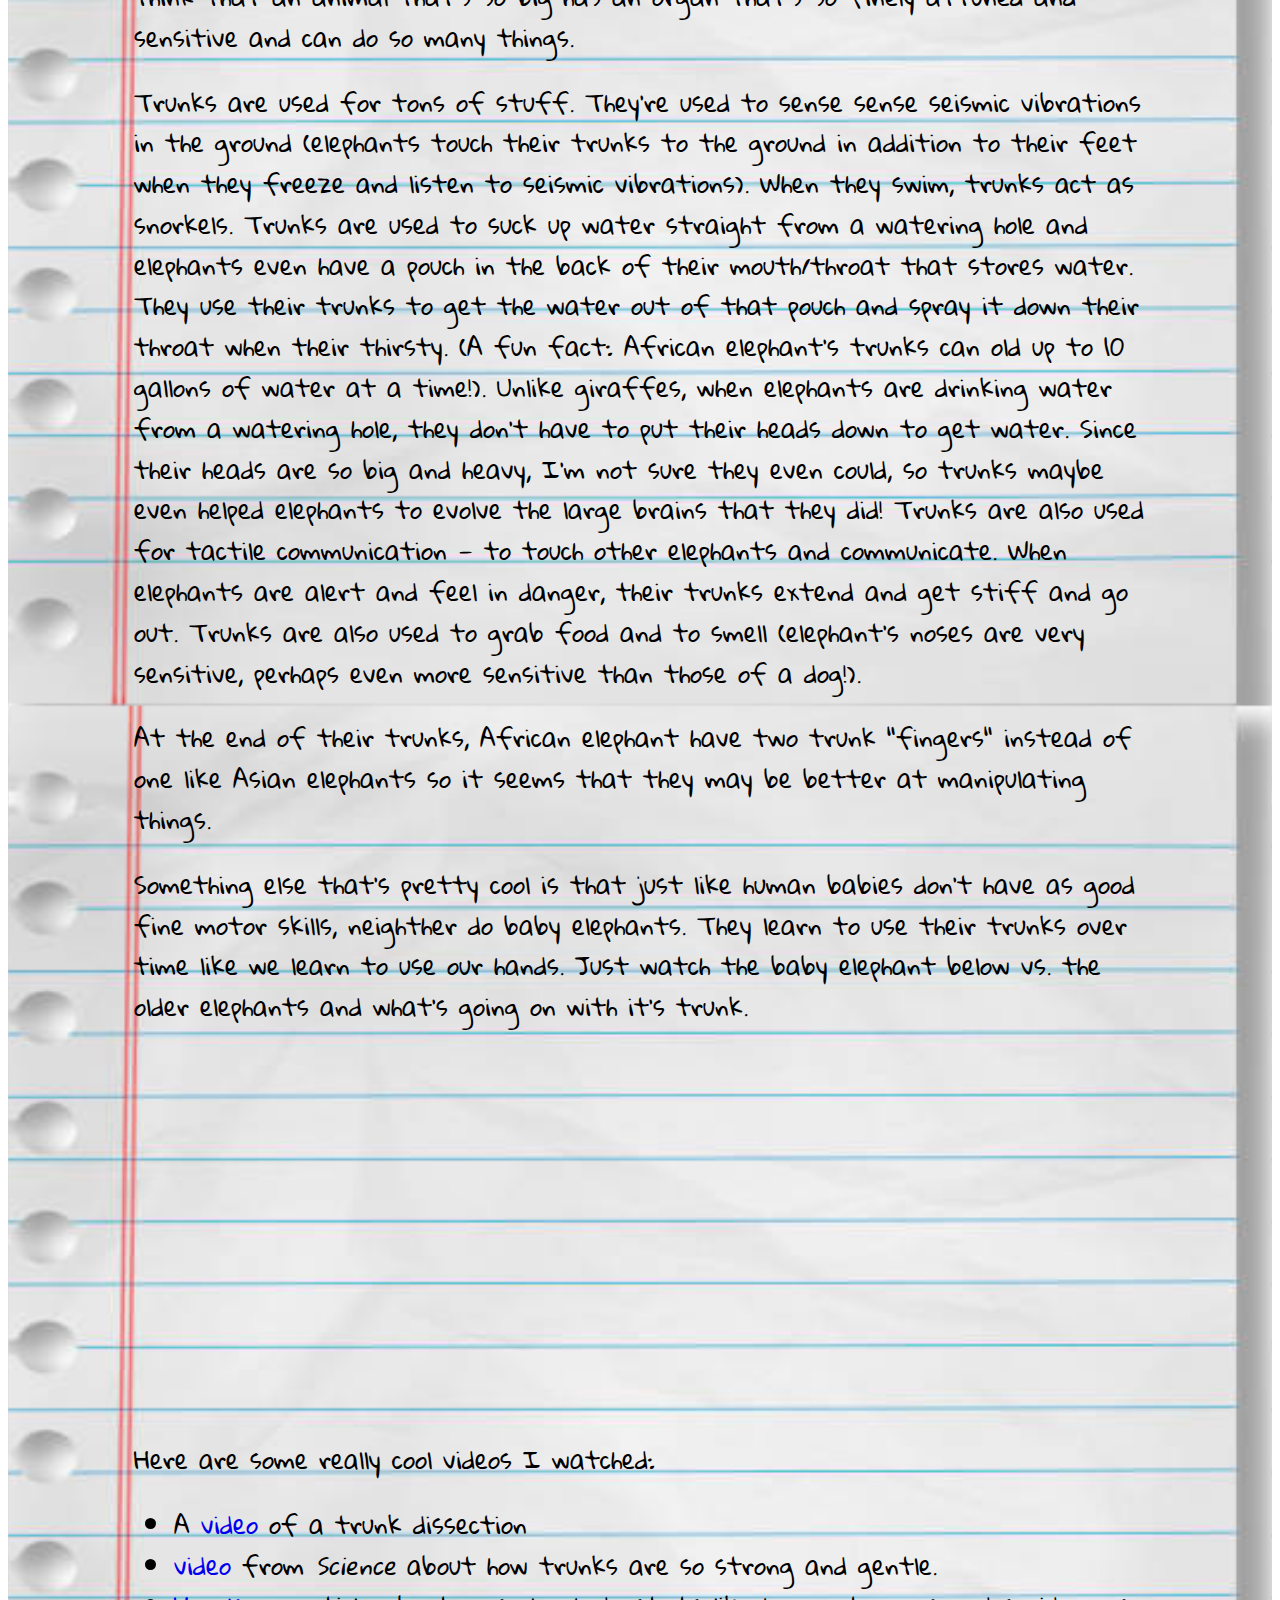
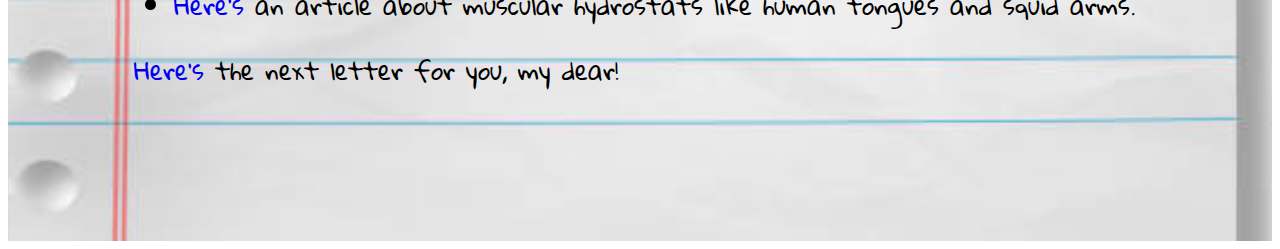
<file: 5.html>
<!DOCTYPE html>
<html>

<head>
     <link rel="stylesheet" type="text/css" href="style.css" />
    <link href="https://fonts.googleapis.com/css?family=Cabin+Sketch" rel="stylesheet">
    <link href="https://fonts.googleapis.com/css?family=Gloria+Hallelujah|Hi+Melody|Quicksand" rel="stylesheet">
    <title>Elephant trunks</title>
</head>

<body>
    <div id="paper">
        <p id="heading">Trunks!</p>
        <p>Hey Li!</p>
        <p>I have so many questions about elephant trunks!!??</p>
        <ul>
            <li>How do they move?</li>
            <li>What are they made of?</li>
            <li>How did they evolve?</li>
        </ul>
        <p>Through watching some videos and readings I've begun to get a better sense of them, although right now my understanding is still pretty superficial.</p>
        <p>So, first of all, elephant trunks are made mostly of muscle and connective tissue. In African elephants, there are over 150,000 muscles that make them up. These muslces run up and down, side to side, and at an angle to the central nostrals running through the trunk. I've been thinking of trunks kind of like water babies (did you ever play with those as a kid?). If you squeeze them in one place, because their volume remains constant, they move in another place. </p>
        <p>With all of their muscles and innervation, they can move in tons of different ways. And the way they move is kind of like our tongues or a squid's/octopus's arm. When certain muscles contract and other muscles provide some resistance they can bend in different directions! For instance if a muscle running the length of the trunk contracts and some of the muscles on the other side provide some resistance, the trunk will bend towards the side of the contracting muscle. Or if the muscles going around the trunk contract that the trunk will get narrower and longer.</p>
        <p>It's also interesting to think about how sensitive their trunks are. It's like the tip of our fingers or our lips, although it doesn't seem that they have the same kinds of pressure sensors that we have in the tips of our most sensitive fingers. Not only can trunks do incredibly fine muscular things (e.g. take a peanut, break it open, blow off the broken shell) they can also <i>feel</i> very small things. It's funny to think that an animal that's so big has an organ that's so finely attuned and sensitive and can do so many things. </p>
        <p> Trunks are used for tons of stuff. They're used to sense sense seismic vibrations in the ground (elephants touch their trunks to the ground in addition to their feet when they freeze and listen to seismic vibrations). When they swim, trunks act as snorkels. Trunks are used to suck up  water straight from a watering hole and elephants even have a pouch in the back of their mouth/throat that stores water. They use their trunks to get the water out of that pouch and spray it down their throat when their thirsty. (A fun fact: African elephant's trunks can old up to 10 gallons of water at a time!). Unlike giraffes, when elephants are drinking water from a watering hole, they don't have to put their heads down to get water. Since their heads are so big and heavy, I'm not sure they even could, so trunks maybe even helped elephants to evolve the large brains that they did! Trunks are also used for tactile communication — to touch other elephants and communicate. When elephants are alert and feel in danger, their trunks extend and get stiff and go out. Trunks are also used to grab food and to smell (elephant's noses are very sensitive, perhaps even more sensitive than those of a dog!).</p>
        
        <p>At the end of their trunks, African elephant have two trunk "fingers" instead of one like Asian elephants so it seems that they may be better at manipulating things.</p>
        <p>
            Something else that's pretty cool is that just like human babies don't have as good fine motor skills, neighther do baby elephants. They learn to use their trunks over time like we learn to use our hands. Just watch the baby elephant below vs. the older elephants and what's going on with it's trunk.
        </p>

        <iframe width="640" height="360" src="https://www.youtube.com/embed/d39Tw0AMBRI" frameborder="0" allow="autoplay; encrypted-media" allowfullscreen></iframe>

        <p>
            Here are some really cool videos I watched: </p>
<ul>
            <li>A <a href="http://channel.nationalgeographic.com/u/kdvOstqYenE17rQgUqLa41fymTT2hAbwo2hykq3_dhx1AoAZ94CISkQVkb2_Voc7PStf/#">video</a> of a trunk dissection</li>
            <li> <a href="https://www.youtube.com/watch?v=-vtZ74bbgGY">video</a> from <i>Science</i> about how trunks are so strong and gentle. </li>
            <li><a href="https://cl.ly/1J3t0y3V3610">Here's</a> an article about muscular hydrostats like human tongues and squid arms.</li>
        </ul>
    
        <p><a href="6.html">Here's</a> the next letter for you, my dear!</p>

    </div>
    </div>
</body>

</html>
</file>
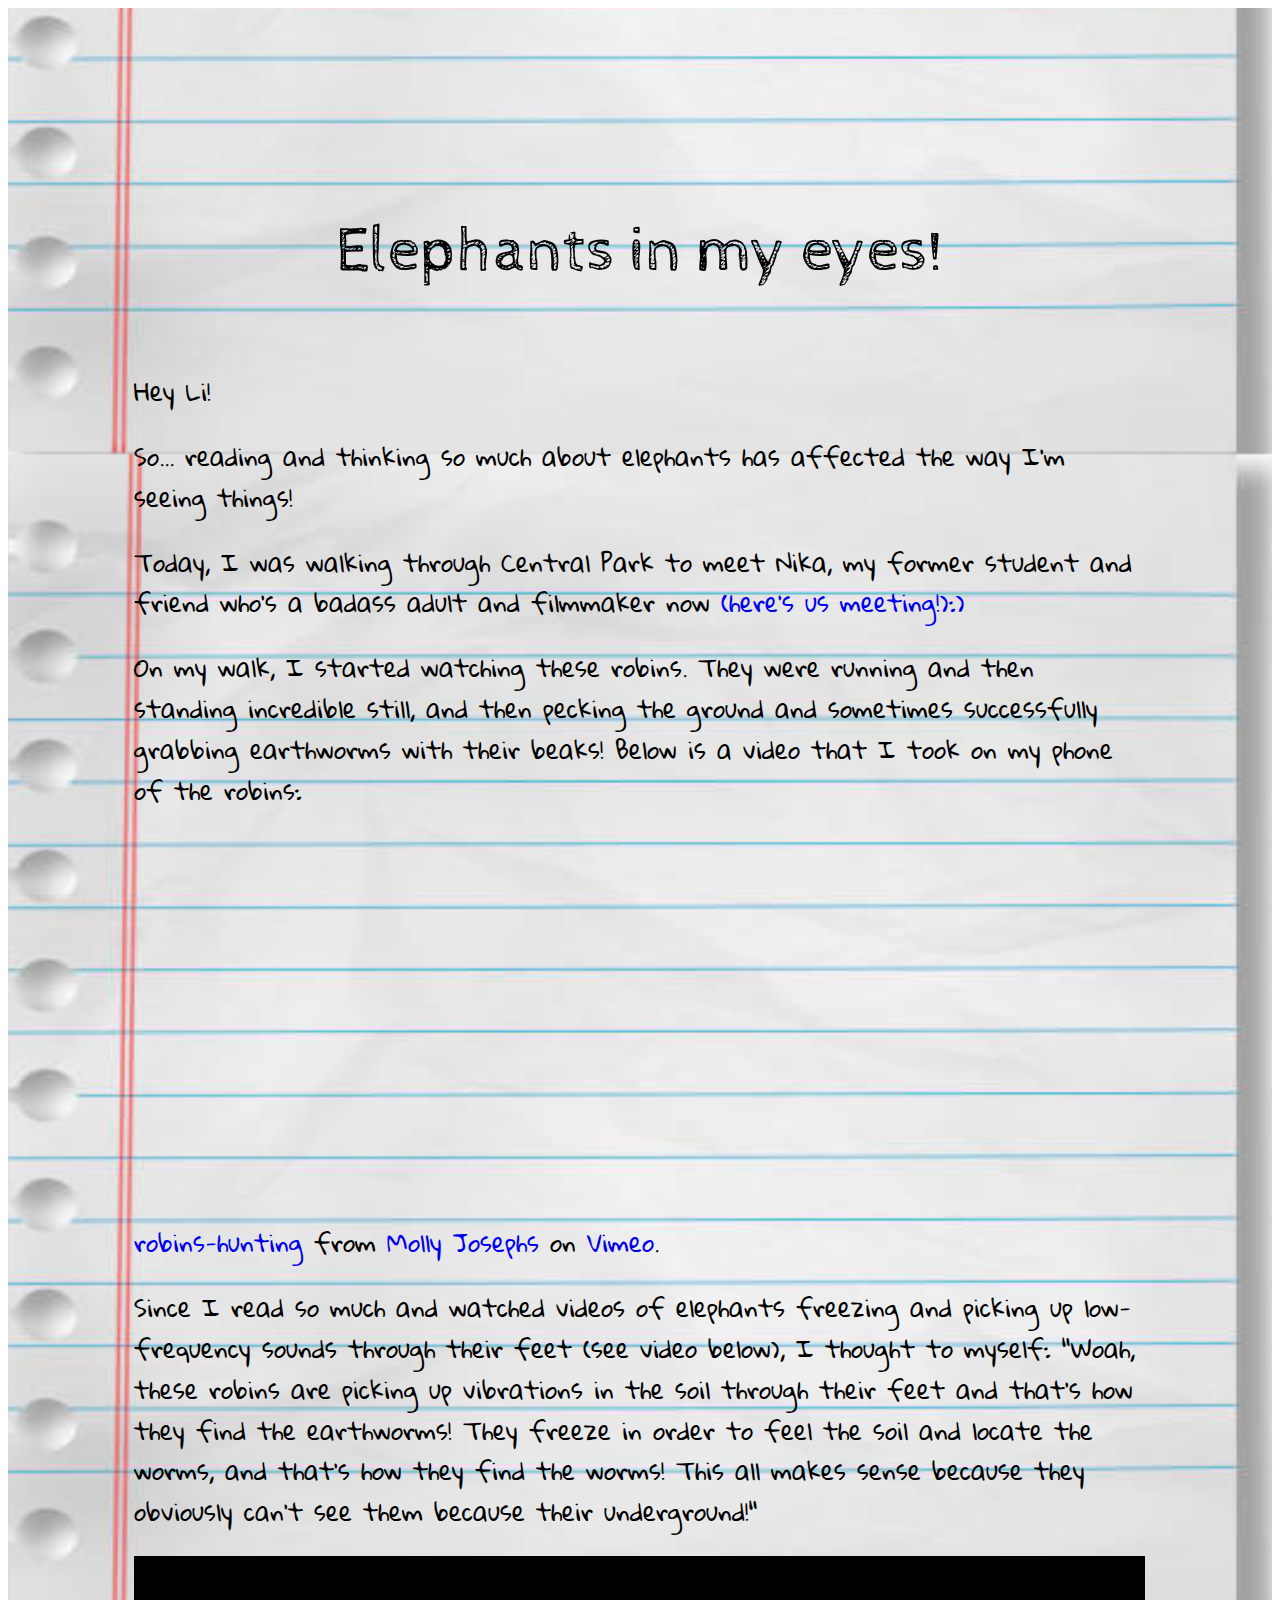
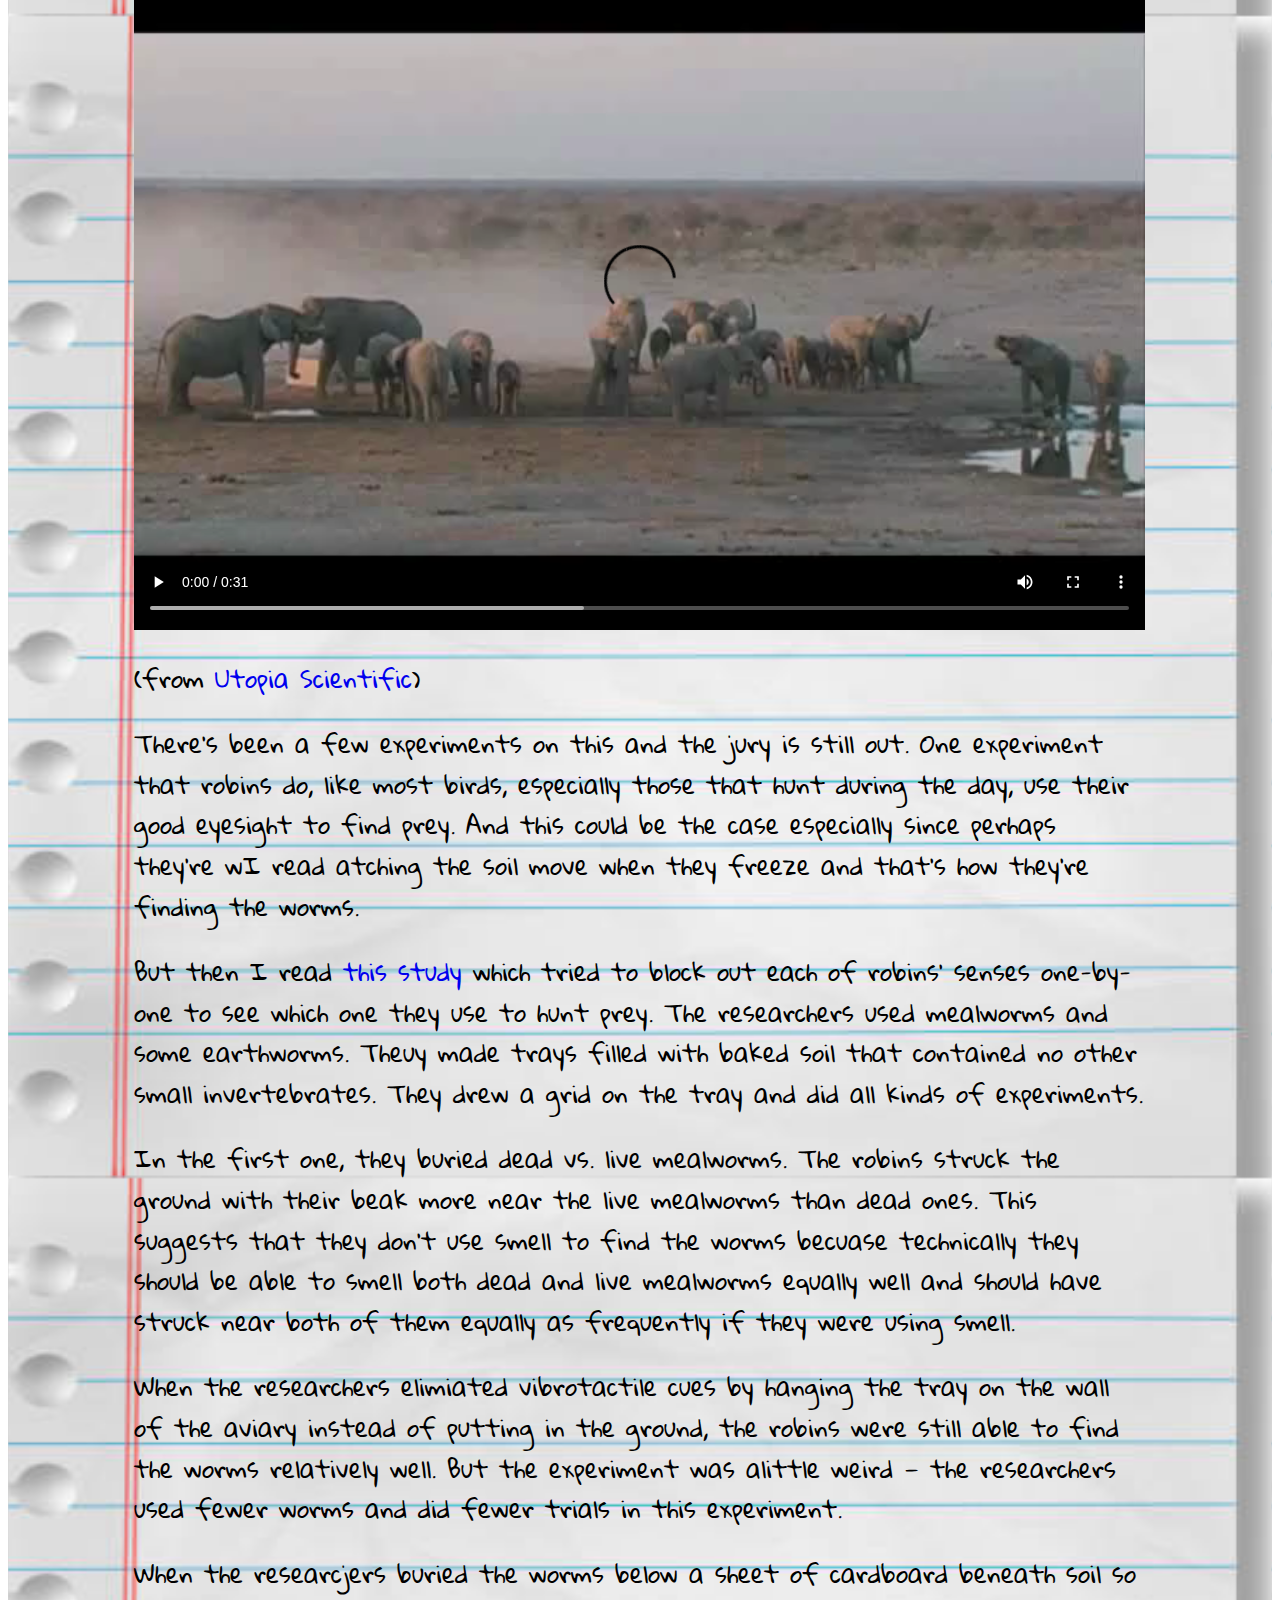
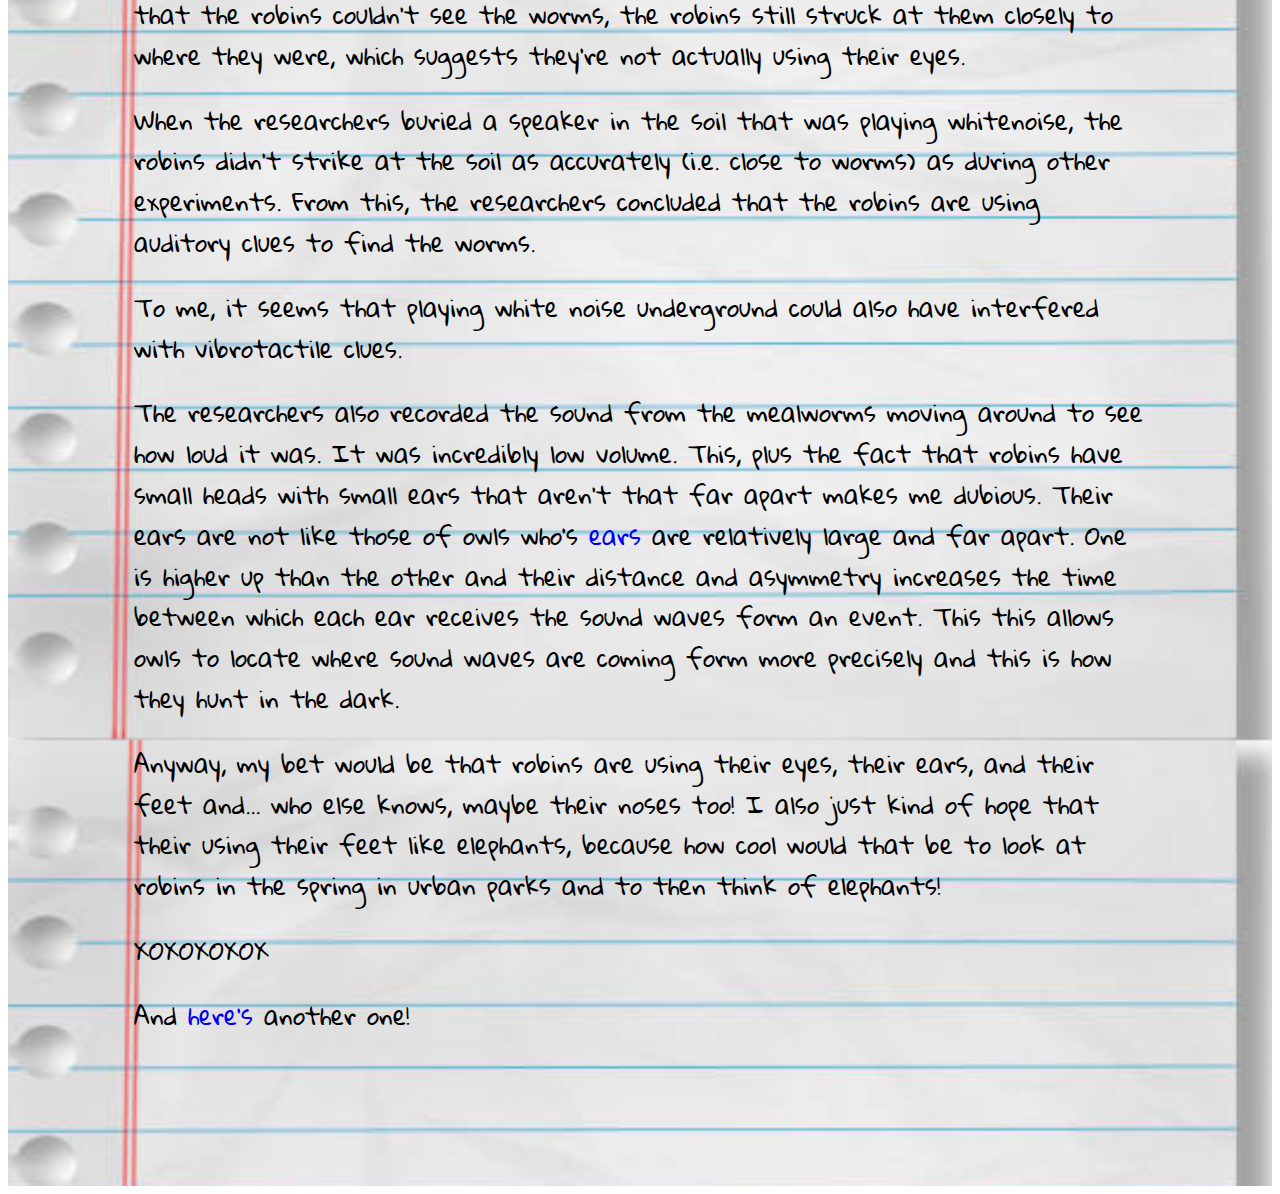
<file: 6.html>
<!DOCTYPE html>
<html>

<head>
    <link rel="stylesheet" type="text/css" href="style.css" />
    <link href="https://fonts.googleapis.com/css?family=Cabin+Sketch" rel="stylesheet">
    <link href="https://fonts.googleapis.com/css?family=Gloria+Hallelujah|Hi+Melody|Quicksand" rel="stylesheet">
    <title>Elephant trunks</title>
</head>

<body>
    <div id="paper">
        <p id="heading">Elephants in my eyes!</p>
        <p>Hey Li!</p>
        <p>So... reading and thinking so much about elephants has affected the way I'm seeing things!</p>
        <p>Today, I was walking through Central Park to meet Nika, my former student and friend who's a badass adult and filmmaker now <a href="https://cl.ly/0n3V2K222Z2B">(here's us meeting!):)</a></p>
        <p>On my walk, I started watching these robins. They were running and then standing incredible still, and then pecking the ground and sometimes successfully grabbing earthworms with their beaks! Below is a video that I took on my phone of the robins:</p>

        <iframe src="https://player.vimeo.com/video/263925293" width="640" height="360" frameborder="0" webkitallowfullscreen mozallowfullscreen allowfullscreen></iframe> <p><a href="https://vimeo.com/263925293">robins-hunting</a> from <a href="https://vimeo.com/user67455093">Molly Josephs</a> on <a href="https://vimeo.com">Vimeo</a>.</p>

        <p>Since I read so much and watched videos of elephants freezing and picking up low-frequency sounds through their feet (see video below), I thought to myself: "Woah, these robins are picking up vibrations in the soil through their feet and that's how they find the earthworms! They freeze in order to feel the soil and locate the worms, and that's how they find the worms! This all makes sense because they obviously can't see them because their underground!"</p>
        <video controls src="./media/elephants-seismic-response.mp4"></video>
        <p>(from <a href="http://www.utopiascientific.org/videos/seiswarn21.html">Utopia Scientific</a>)</p>
        <p>There's been a few experiments on this and the jury is still out. One experiment that robins do, like most birds, especially those that hunt during the day, use their good eyesight to find prey. And this could be the case especially since perhaps they're wI read atching the soil move when they freeze and that's how they're finding the worms.</p>
       <p> But then I read <a href="https://cl.ly/3y3N0Y2K2R3C">this study</a> which tried to block out each of robins' senses one-by-one to see which one they use to hunt prey. The researchers used mealworms and some earthworms. Theuy made trays filled with baked soil that contained no other small invertebrates. They drew a grid on the tray and did all kinds of experiments. </p>
        <p>In the first one, they buried dead vs. live mealworms. The robins struck the ground with their beak more near the live mealworms than dead ones. This suggests that they don't use smell to find the worms becuase technically they should be able to smell both dead and live mealworms equally well and should have struck near both of them equally as frequently if they were using smell.</p>
        <p>When the researchers elimiated vibrotactile cues by hanging the tray on the wall of the aviary instead of putting in the ground, the robins were still able to find the worms relatively well. But the experiment was alittle weird —  the researchers used fewer worms and did fewer trials in this experiment.</p>
        <p>When the researcjers buried the worms below a sheet of cardboard beneath soil so that the robins couldn't see the worms, the robins still struck at them closely to where they were, which suggests they're not actually using their eyes.</p>
        <p>When the researchers buried a speaker in the soil that was playing whitenoise, the robins didn't strike at the soil as accurately (i.e. close to worms) as during other experiments. From this, the researchers concluded that the robins are using auditory clues to find the worms.</p>

        <p> To me, it seems that playing white noise underground could also have interfered with vibrotactile clues. </p>
        <p>The researchers also recorded the sound from the mealworms moving around to see how loud it was. It was incredibly low volume. This, plus the fact that robins have small heads with small ears that aren't that far apart makes me dubious. Their ears are not like those of owls who's <a href="https://encrypted-tbn0.gstatic.com/images?q=tbn:ANd9GcQqACWZHnbur6nLKrsuDYBvAJ-wUI5pi69jgBz8DcT3dgzqHHWXNg">ears</a> are relatively large and far apart. One is higher up than the other and their distance and asymmetry increases the time between which each ear receives the sound waves form an event. This this allows owls to locate where sound waves are coming form more precisely and this is how they hunt in the dark. </p>

        <p>Anyway, my bet would be that robins are using their eyes, their ears, and their feet and... who else knows, maybe their noses too! I also just kind of hope that their using their feet like elephants, because how cool would that be to look at robins in the spring in urban parks and to then think of elephants! </p>

        <p>XOXOXOXOX</p>

        <p>And <a href="7.html">here's</a> another one!</p>
    </div>
</body>

</html>
</file>
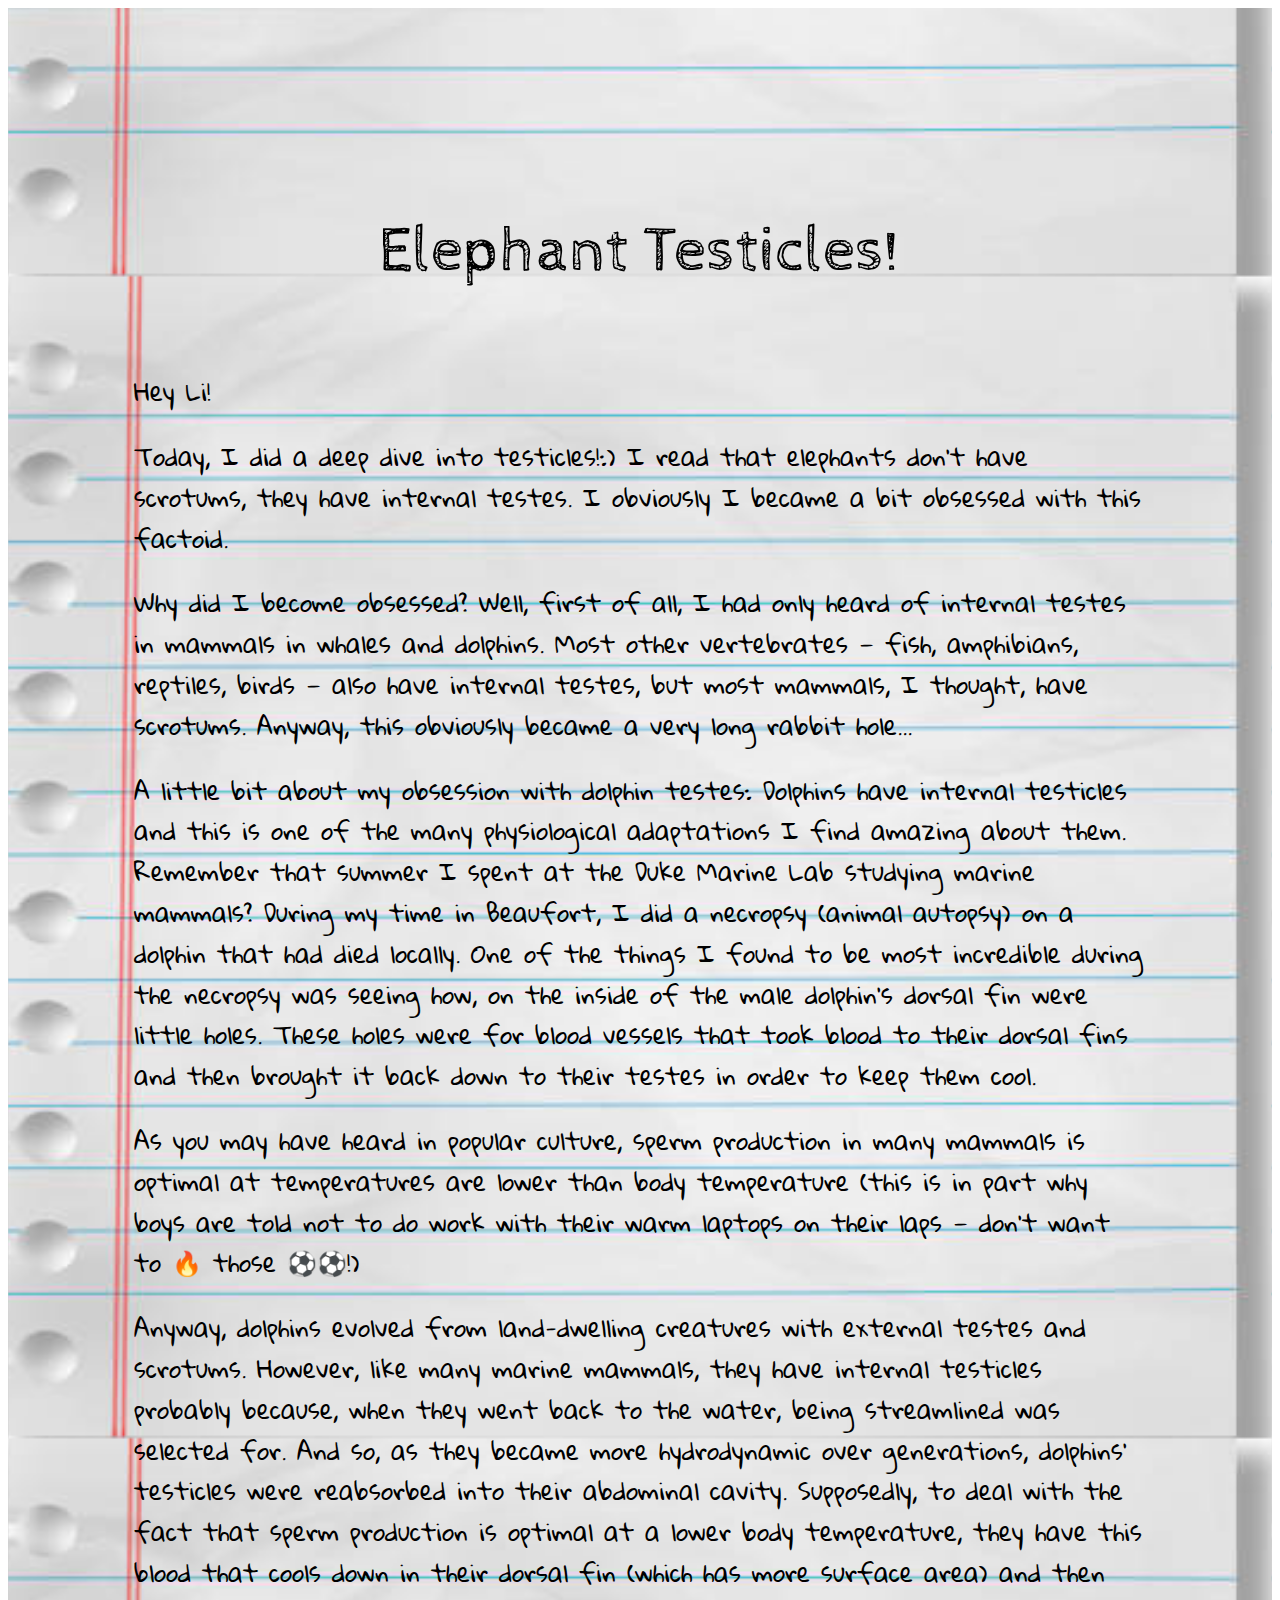
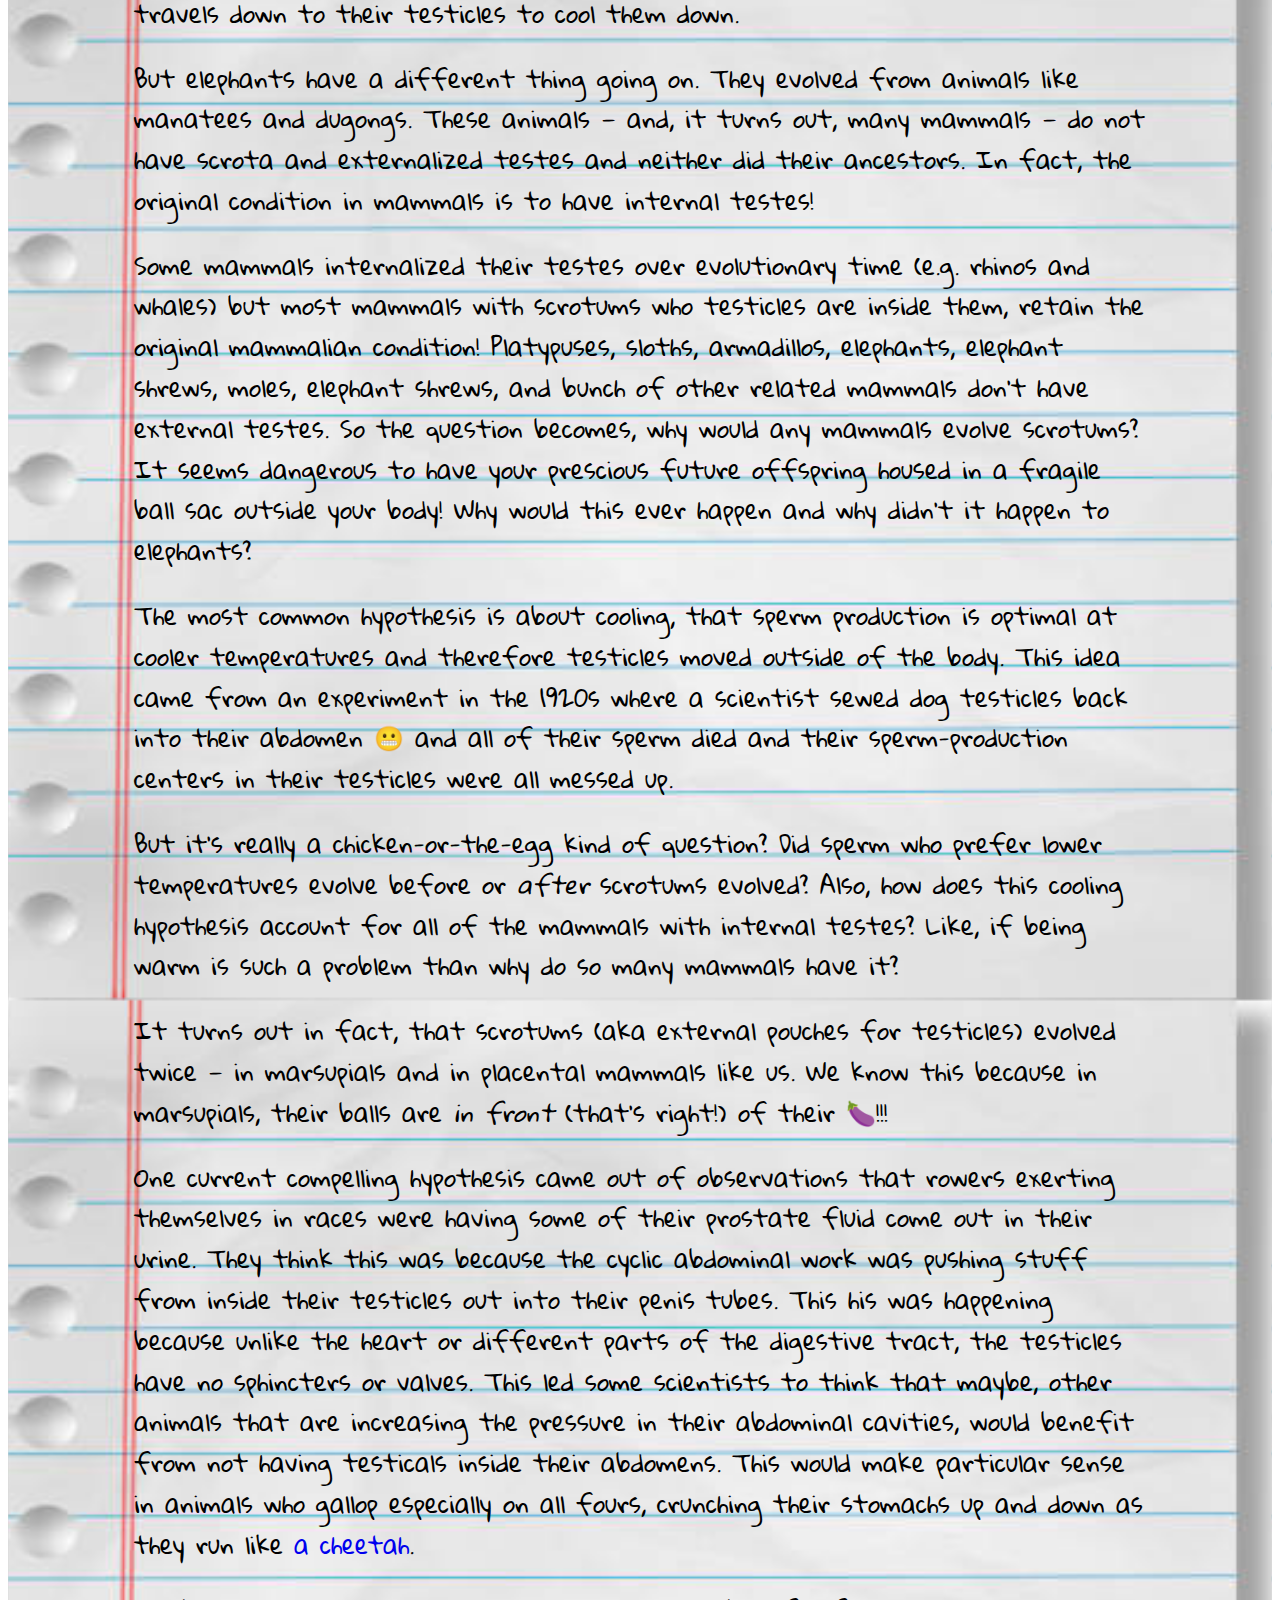
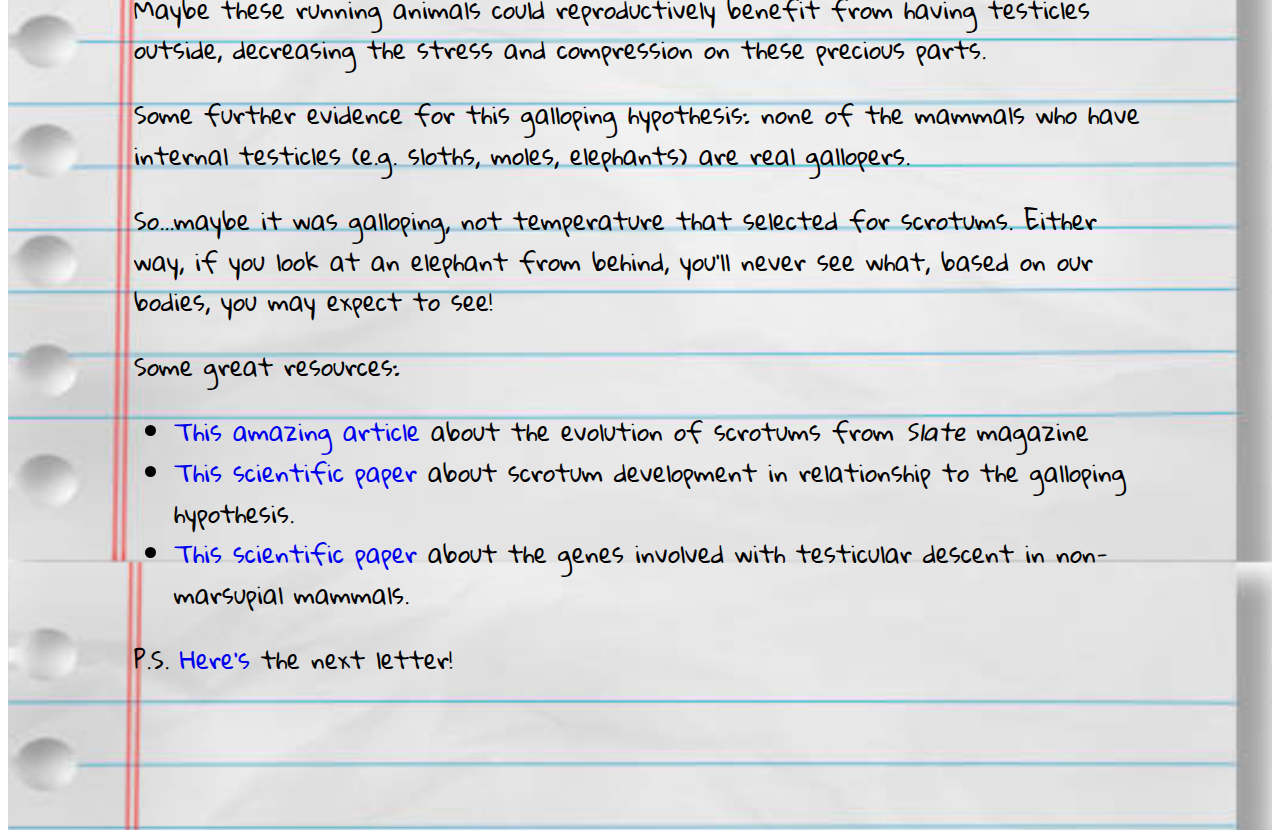
<file: 7.html>
<!DOCTYPE html>
<html>

<head>
    <link rel="stylesheet" type="text/css" href="style.css" />
    <link href="https://fonts.googleapis.com/css?family=Cabin+Sketch" rel="stylesheet">
    <link href="https://fonts.googleapis.com/css?family=Gloria+Hallelujah|Hi+Melody|Quicksand" rel="stylesheet">
    <title>Testicles!</title>
</head>

<body>
    <div id="paper">
        <p id="heading">Elephant Testicles!</p>
        <p>Hey Li!</p>
        <p>
            Today, I did a deep dive into testicles!:) I read that elephants don't have scrotums, they have internal testes. I obviously I became a bit obsessed with this factoid. </p>
        <p>Why did I become obsessed? Well, first of all, I had only heard of internal testes in mammals in whales and dolphins. Most other vertebrates — fish, amphibians, reptiles, birds — also have internal testes, but most mammals, I thought, have scrotums. Anyway, this obviously became a very long rabbit hole...</p>
        <p>
            A little bit about my obsession with dolphin testes: Dolphins have internal testicles and this is one of the many physiological adaptations I find amazing about them. Remember that summer I spent at the Duke Marine Lab studying marine mammals? During my time in Beaufort, I did a necropsy (animal autopsy) on a dolphin that had died locally. One of the things I found to be most incredible during the necropsy was seeing how, on the inside of the male dolphin's dorsal fin were little holes. These holes were for blood vessels that took blood to their dorsal fins and then brought it back down to their testes in order to keep them cool. </p>
        <p>As you may have heard in popular culture, sperm production in many mammals is optimal at temperatures are lower than body temperature (this is in part why boys are told not to do work with their warm laptops on their laps — don't want to 🔥 those ⚽⚽!) </p>
        <p> Anyway, dolphins evolved from land-dwelling creatures with external testes and scrotums. However, like many marine mammals, they have internal testicles probably because, when they went back to the water, being streamlined was selected for. And so, as they became more hydrodynamic over generations, dolphins' testicles were reabsorbed into their abdominal cavity. Supposedly, to deal with the fact that sperm production is optimal at a lower body temperature, they have this blood that cools down in their dorsal fin (which has more surface area) and then travels down to their testicles to cool them down.
        </p>
        <p>But elephants have a different thing going on. They evolved from animals like manatees and dugongs. These animals — and, it turns out, many mammals — do not have scrota and externalized testes and neither did their ancestors. In fact, the original condition in mammals is to have internal testes!</p>
        <p>Some mammals internalized their testes over evolutionary time (e.g. rhinos and whales) but most mammals with scrotums who testicles are inside them, retain the original mammalian condition! Platypuses, sloths, armadillos, elephants, elephant shrews, moles, elephant shrews, and bunch of other related mammals don't have external testes. So the question becomes, why would any mammals evolve scrotums? It seems dangerous to have your prescious future offspring housed in a fragile ball sac outside your body! Why would this ever happen and why didn't it happen to elephants? </p>
        <p>The most common hypothesis is about cooling, that sperm production is optimal at cooler temperatures and therefore testicles moved outside of the body. This idea came from an experiment in the 1920s where a scientist sewed dog testicles back into their abdomen 😬 and all of their sperm died and their sperm-production centers in their testicles were all messed up.</p>
        <p>But it's really a chicken-or-the-egg kind of question? Did sperm who prefer lower temperatures evolve before or <i>after</i> scrotums evolved? Also, how does this cooling hypothesis account for all of the mammals with internal testes? Like, if being warm is such a problem than why do so many mammals have it?</p>
        <p>It turns out in fact, that scrotums (aka external pouches for testicles) evolved twice — in marsupials and in placental mammals like us. We know this because in marsupials, their balls are <i>in front</i> (that's right!) of their 🍆!!!</p>
        <p>One current compelling hypothesis came out of observations that rowers exerting themselves in races were having some of their prostate fluid come out in their urine. They think this was because the cyclic abdominal work was pushing stuff from inside their testicles out into their penis tubes. This his was happening because unlike the heart or different parts of the digestive tract, the testicles have no sphincters or valves. This led some scientists to think that maybe, other animals that are increasing the pressure in their abdominal cavities, would benefit from not having testicals inside their abdomens. This would make particular sense in animals who gallop especially on all fours, crunching their stomachs up and down as they run like <a href="https://www.youtube.com/watch?v=NuyeVN7PuTM">a cheetah</a>. </p>
        <p>Maybe these running animals could reproductively benefit from having testicles outside, decreasing the stress and compression on these precious parts.</p>
        <p> Some further evidence for this galloping hypothesis: none of the mammals who have internal testicles (e.g. sloths, moles, elephants) are real gallopers.</p>
        <p>So...maybe it was galloping, not temperature that selected for scrotums. Either way, if you look at an elephant from behind, you'll never see what, based on our bodies, you may expect to see!</p>
        <p>Some great resources:</p>
        <ul>
            <li><a href="Evolution of the scrotum slate article: http://www.slate.com/articles/health_and_science/science/2013/07/are_testicles_external_for_cooling_galloping_display_or_something_else.html
">This amazing article</a> about the evolution of scrotums from <i>Slate</i> magazine</li>
            <li><a href="https://zslpublications.onlinelibrary.wiley.com/doi/epdf/10.1111/j.1469-7998.1996.tb05471.x?referrer_access_token=rZVFTkotkLaT8tO0wjeukYta6bR2k8jH0KrdpFOxC67fDB1DZZZciPhC3TNW8NRyOLQEThmCoDcWCagXbCblWpn0TtT2pDcD9iLbIfISUWwQlUNHjuoAb5qCET8Q94thdHbQTY45UxqWkEhE9wIWjQ%3D%3D">This scientific paper</a> about scrotum development in relationship to the galloping hypothesis.</li>
            <li><a href="https://cl.ly/0O0J2f063I45">This scientific paper</a> about the genes involved with testicular descent in non-marsupial mammals.</li>
        </ul>

        <p>P.S. <a href="8.html">Here's</a> the next letter!</p>
    </div>
</body>

</html>
</file>
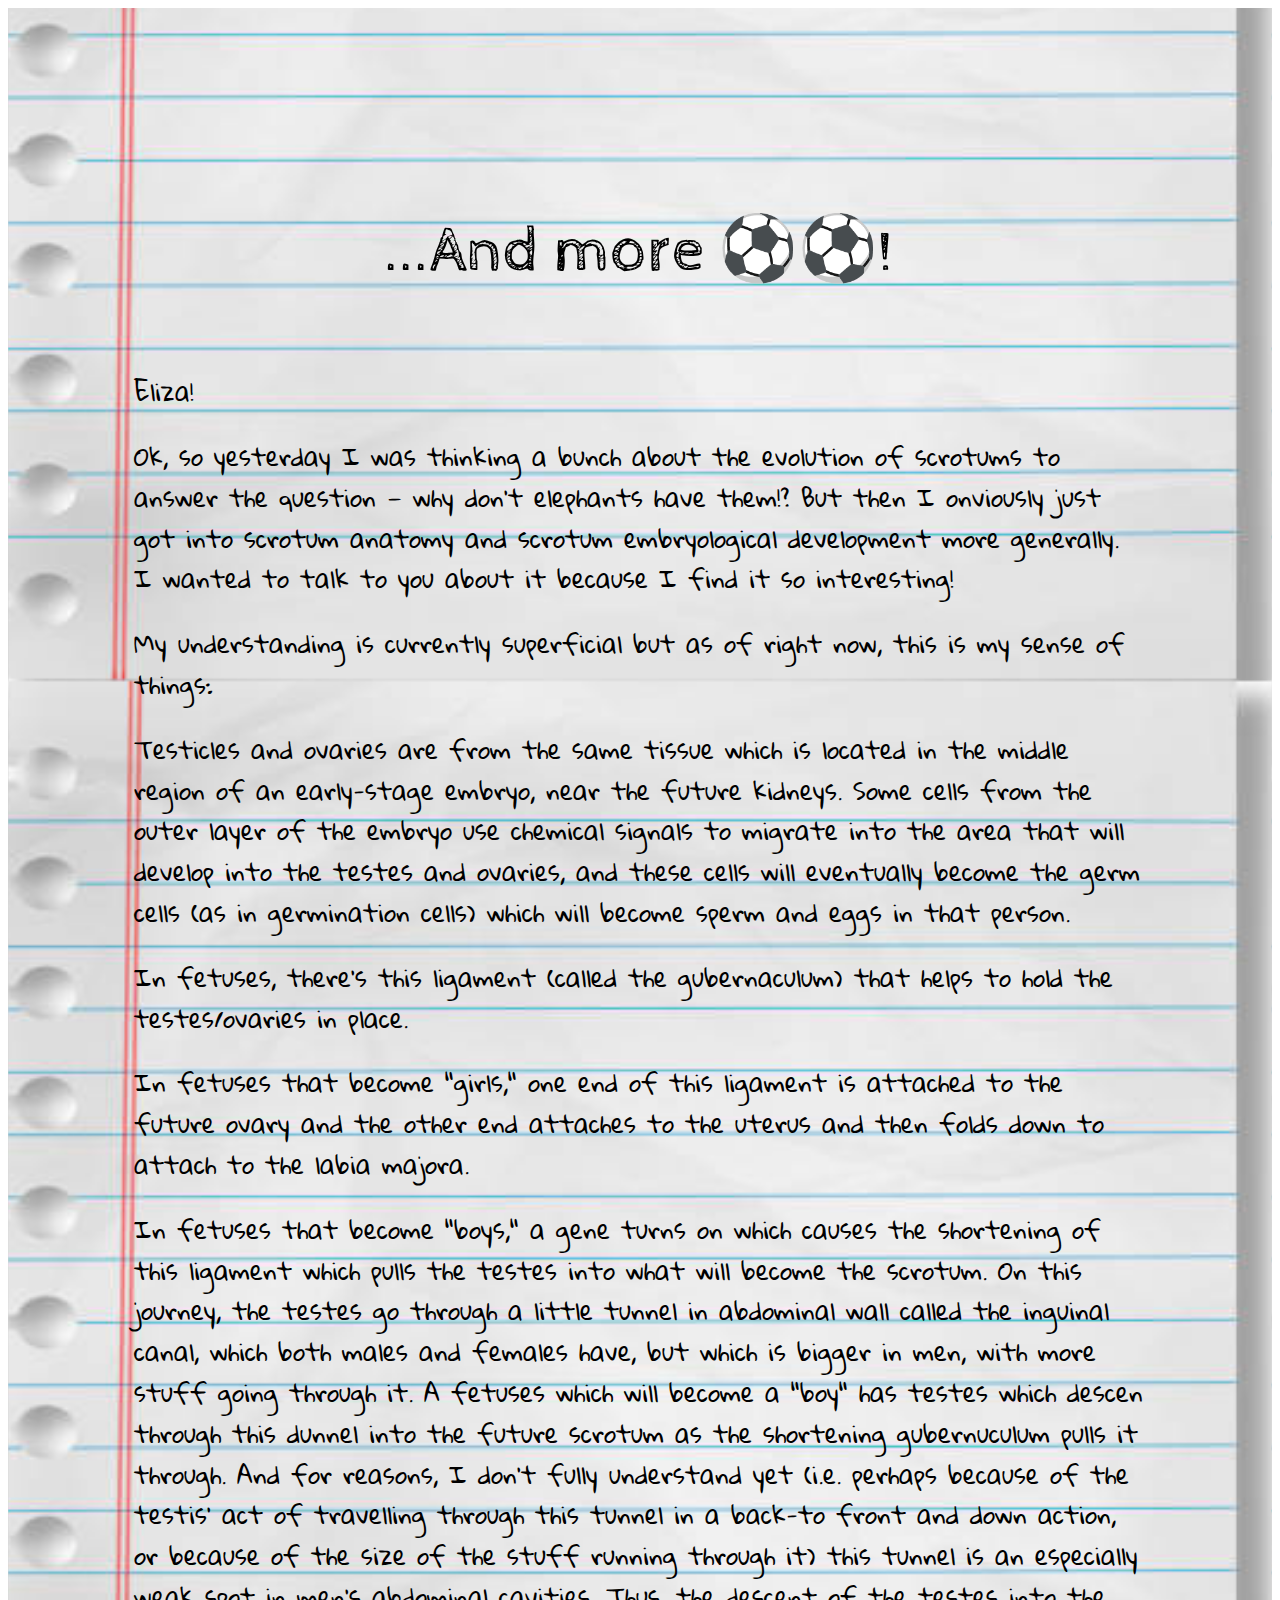
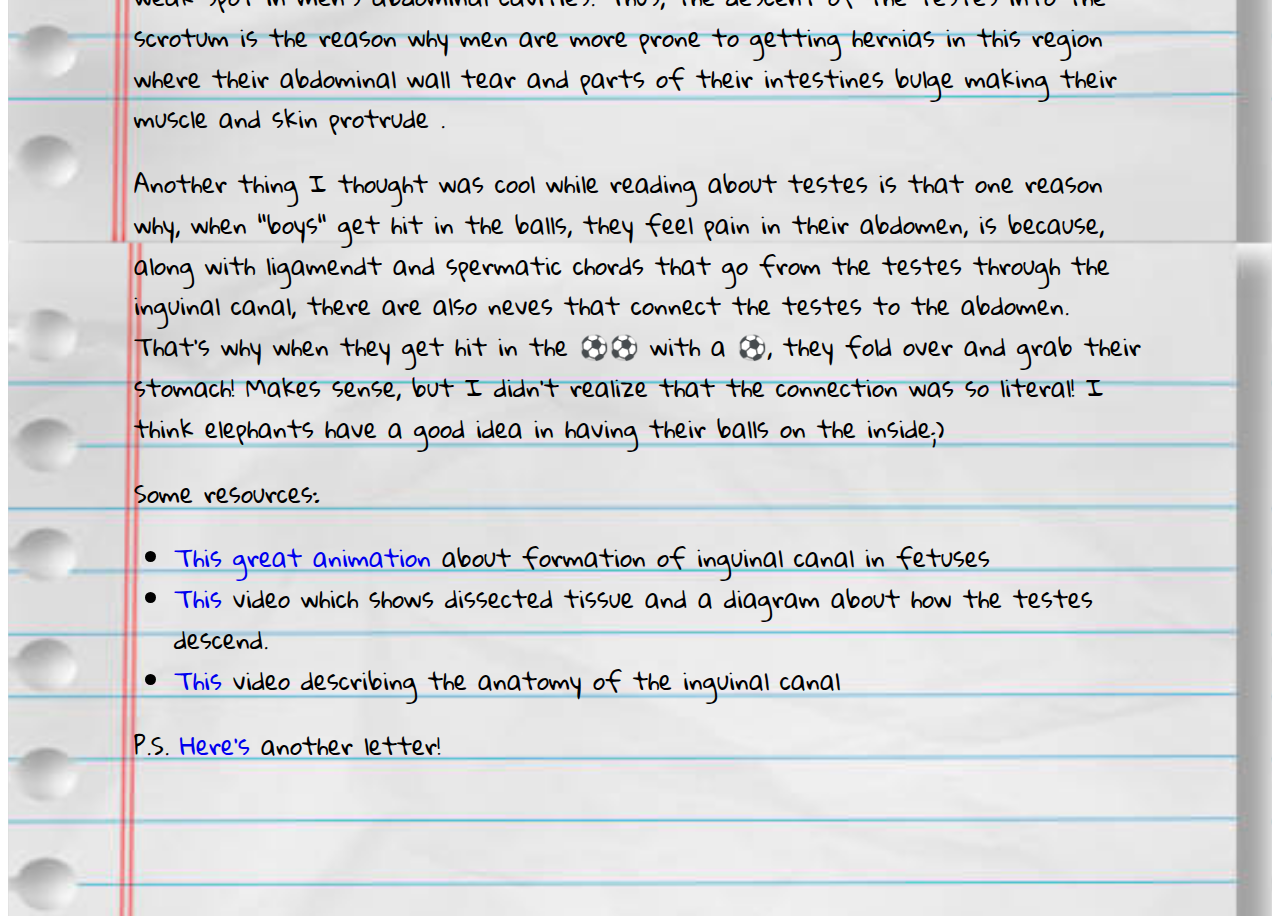
<file: 8.html>
<!DOCTYPE html>
<html>

<head>
    <link rel="stylesheet" type="text/css" href="style.css" />
    <link href="https://fonts.googleapis.com/css?family=Cabin+Sketch" rel="stylesheet">
    <link href="https://fonts.googleapis.com/css?family=Gloria+Hallelujah|Hi+Melody|Quicksand" rel="stylesheet">
    <title>Balls Continued!</title>
</head>

<body>
    <div id="paper">
        <p id="heading">...And more ⚽⚽!</p>
        <p>Eliza!</p>
        <p>Ok, so yesterday I was thinking a bunch about the evolution of scrotums to answer the question — why don't elephants have them!? But then I onviously just got into scrotum anatomy and scrotum embryological development more generally. I wanted to talk to you about it because I find it so interesting!</p>
        <p>My understanding is currently superficial but as of right now, this is my sense of things:</p>
        <p>Testicles and ovaries are from the same tissue which is located in the middle region of an early-stage embryo, near the future kidneys. Some cells from the outer layer of the embryo use chemical signals to migrate into the area that will develop into the testes and ovaries, and these cells will eventually become the germ cells (as in germination cells) which will become sperm and eggs in that person.
        </p>
        <p>In fetuses, there's this ligament (called the gubernaculum) that helps to hold the testes/ovaries in place. </p>
        <p>In fetuses that become "girls," one end of this ligament is attached to the future ovary and the other end attaches to the uterus and then folds down to attach to the labia majora.</p>
        <p> In fetuses that become "boys," a gene turns on which causes the shortening of this ligament which pulls the testes into what will become the scrotum. On this journey, the testes go through a little tunnel in abdominal wall called the inguinal canal, which both males and females have, but which is bigger in men, with more stuff going through it. A fetuses which will become a "boy" has testes which descen through this dunnel into the future scrotum as the shortening gubernuculum pulls it through. And for reasons, I don't fully understand yet (i.e. perhaps because of the testis' act of travelling through this tunnel in a back-to front and down action, or because of the size of the stuff running through it) this tunnel is an especially weak spot in men's abdominal cavities. Thus, the descent of the testes into the scrotum is the reason why men are more prone to getting hernias in this region where their abdominal wall tear and parts of their intestines bulge making their muscle and skin protrude .</p>
        <p>Another thing I thought was cool while reading about testes is that one reason why, when "boys" get hit in the balls, they feel pain in their abdomen, is because, along with ligamendt and spermatic chords that go from the testes through the inguinal canal, there are also neves that connect the testes to the abdomen. That's why when they get hit in the ⚽⚽ with a ⚽, they fold over and grab their stomach! Makes sense, but I didn't realize that the connection was so literal! I think elephants have a good idea in having their balls on the inside;)</p>
        <p>Some resources:</p>
        <ul>
            <li><a href="https://vimeo.com/106940365">This great animation</a> about formation of inguinal canal in fetuses</li>
            <li><a href="https://www.youtube.com/watch?v=1-6H7YoAQe8">This</a> video which shows dissected tissue and a diagram about how the testes descend.</li>
            <li><a href="https://www.youtube.com/watch?v=WFpyMnbjiQc">This</a> video describing the anatomy of the inguinal canal</li>
        </ul>

        <p>P.S. <a href="9.html">Here's</a> another letter!</p>
    </div>
</body>

</html>
</file>
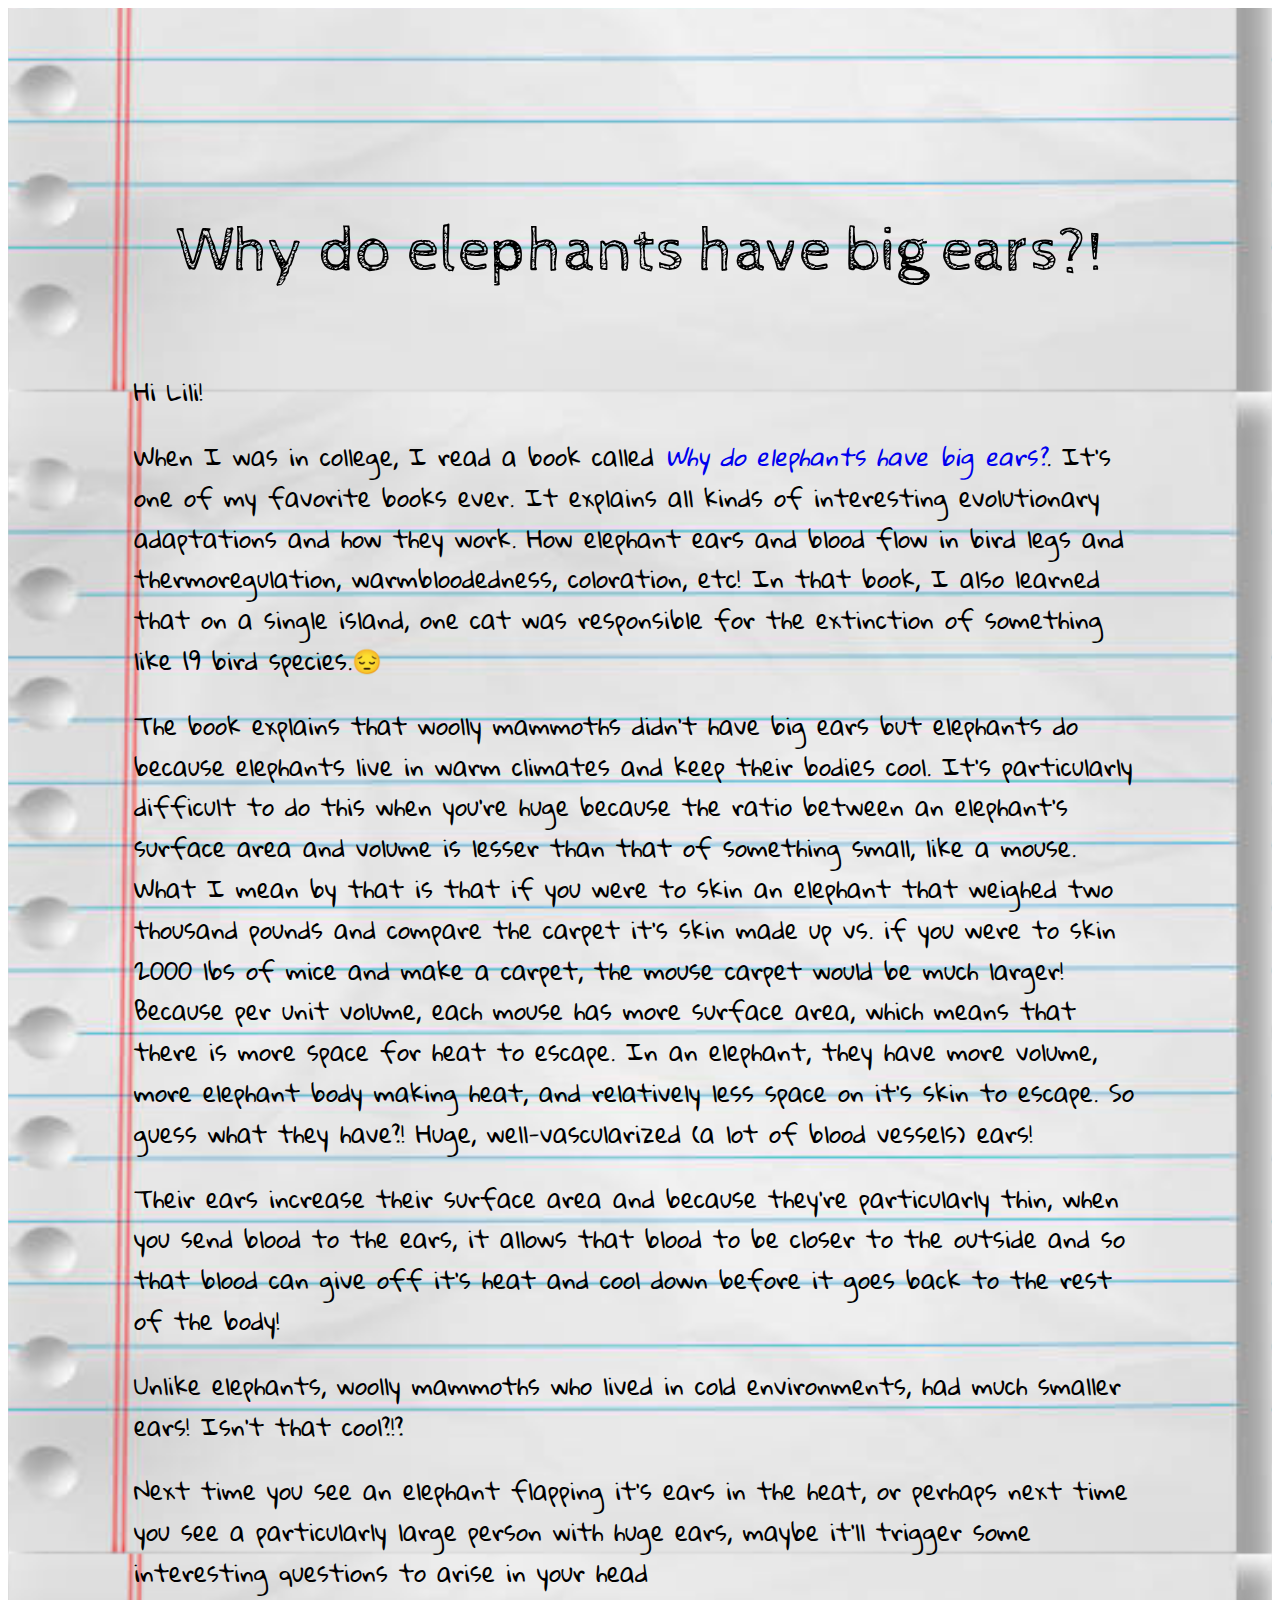
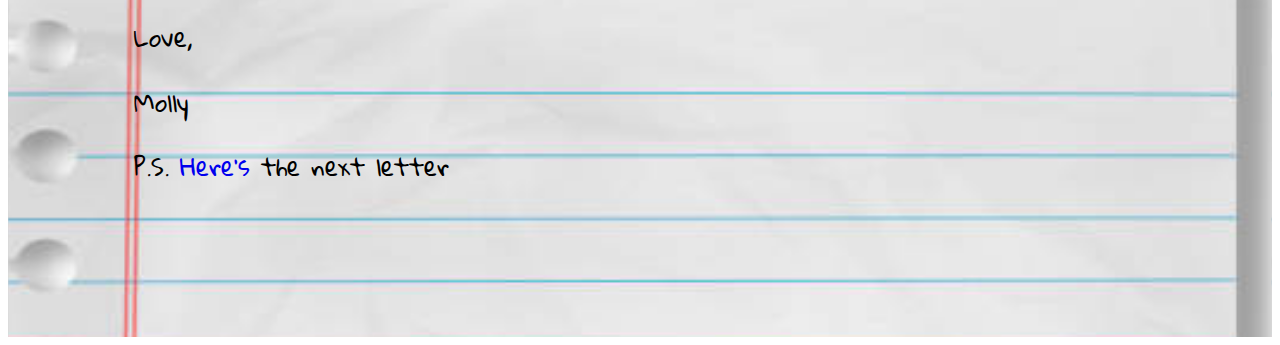
<file: 9.html>
<!DOCTYPE html>
<html>

<head>
    <link rel="stylesheet" type="text/css" href="style.css" />
    <link href="https://fonts.googleapis.com/css?family=Cabin+Sketch" rel="stylesheet">
    <link href="https://fonts.googleapis.com/css?family=Gloria+Hallelujah|Hi+Melody|Quicksand" rel="stylesheet">
    <title>Testicles!</title>
</head>

<body>
    <div id="paper">
        <p id="heading">Why do elephants have big ears?!</p>
        <p>Hi Lili!</p>
        <p>When I was in college, I read a book called <a href="https://www.amazon.com/Why-Elephants-Have-Ears-Understanding/dp/0312269021"><i>Why do elephants have big ears?</i></a>. It's one of my favorite books ever. It explains all kinds of interesting evolutionary adaptations and how they work. How elephant ears and blood flow in bird legs and thermoregulation, warmbloodedness, coloration, etc! In that book, I also learned that on a single island, one cat was responsible for the extinction of something like 19 bird species.😔</p>

        <p>The book explains that woolly mammoths didn't have big ears but elephants do because elephants live in warm climates and keep their bodies cool. It's particularly difficult to do this when you're huge because the ratio between an elephant's surface area and  volume is lesser than that of something small, like a mouse. What I mean by that is that if you were to skin an elephant that weighed two thousand pounds and compare the carpet it's skin made up vs. if you were to skin 2000 lbs of mice and make a carpet, the mouse carpet would be much larger! Because per unit volume, each mouse has more surface area, which means that there is more space for heat to escape. In an elephant, they have more volume, more elephant body making heat, and relatively less space on it's skin to escape. So guess what they have?! Huge, well-vascularized (a lot of blood vessels) ears!</p>

        <p>Their ears increase their surface area and because they're particularly thin, when you send blood to the ears, it allows that blood to be closer to the outside and so that blood can give off it's heat and cool down before it goes back to the rest of the body!</p>

        <p>Unlike elephants, woolly mammoths who lived in cold environments, had much smaller ears! Isn't that cool?!?</p>

        <p>Next time you see an elephant flapping it's ears in the heat, or perhaps next time you see a particularly large person with huge ears, maybe it'll trigger some interesting questions to arise in your head</p>

        <p>Love,</p>
        <p>Molly</p>

        <p>P.S. <a href="10.html">Here's</a> the next letter</p>
    </div>
</body>
</html>
</file>
<file: style.css>
#paper {
    background-image: url(./media/lined-paper.png);
    background-repeat: repeat;
    background-position: center;
    background-size: contain;
    width: 80%;
    left: 10%;
    padding: 10%;
}


p,
ul {
    margin: center;
    text-align: left;
    font-size: 1.5em;
    line-height: 1.7em;
    font-family: 'Gloria Hallelujah', cursive;
}

a {
    text-decoration: none;
}

video {
    width: 100%;
}

iframe {
    width: 640;
    height: 360;
    margin: auto;
}

img {
    width: 100%;
}



#heading {
    font-family: 'Cabin Sketch', cursive;
    font-size: 4em;
    margin: center;
    text-align: center;
}
</file>
